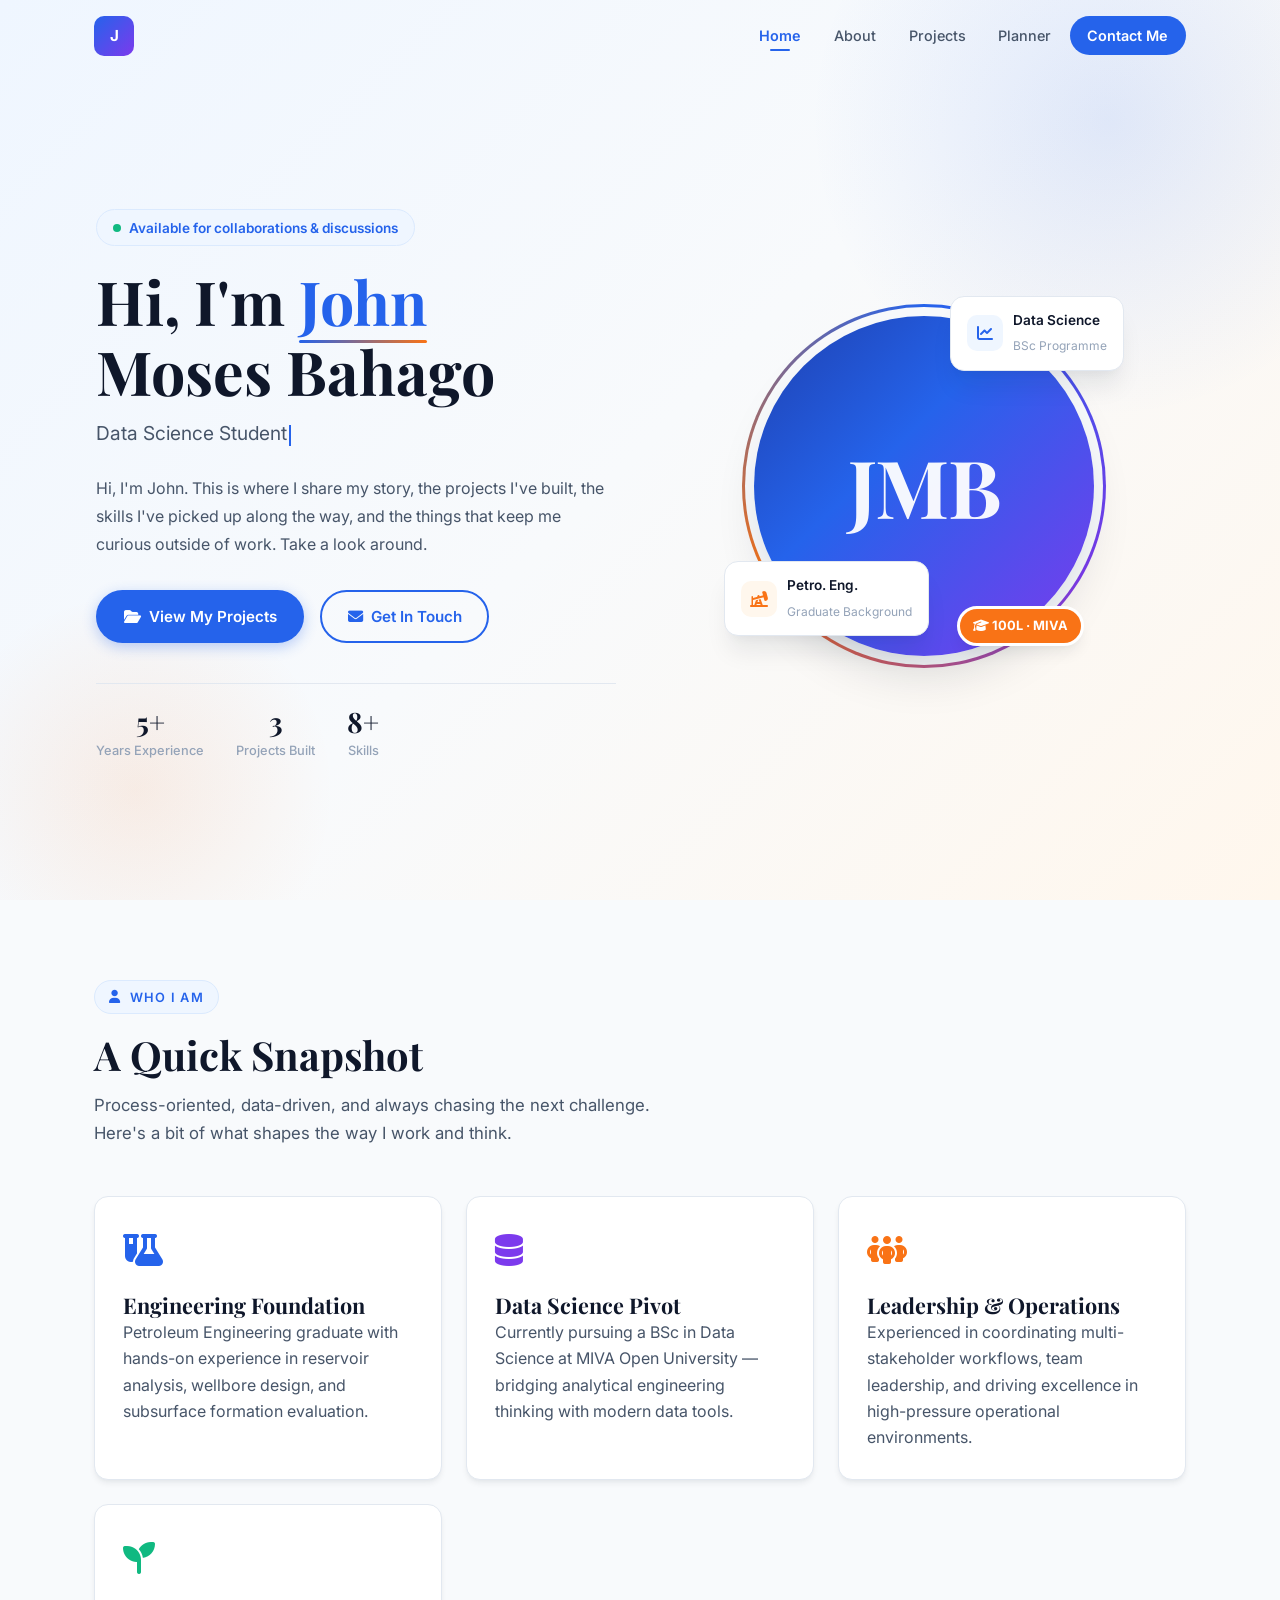
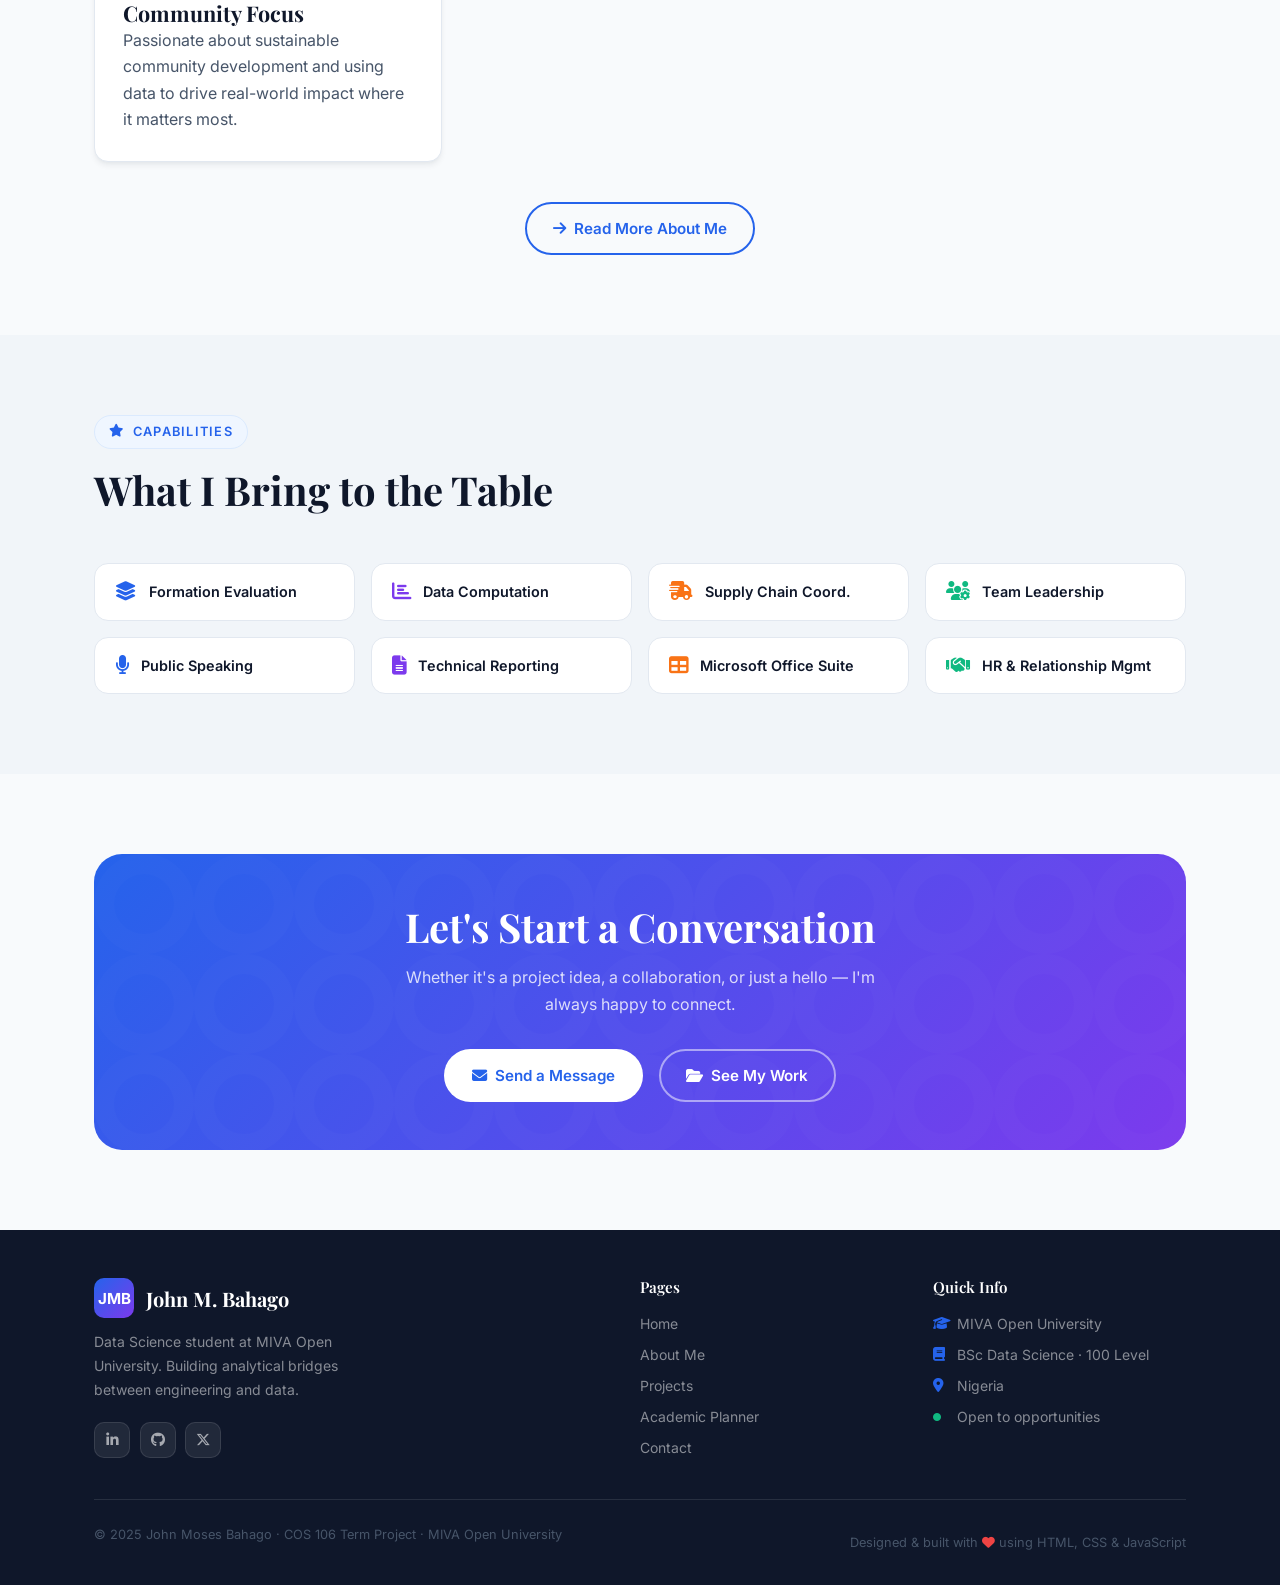
<file: index.html>
<!DOCTYPE html>
<html lang="en">
<head>
  <meta charset="UTF-8" />
  <meta name="viewport" content="width=device-width, initial-scale=1.0" />
  <title>John Moses Bahago | Data Science Student · MIVA Open University</title>
  <meta name="description" content="Personal academic portfolio of John Moses Bahago — Data Science student, Petroleum Engineering graduate, and operational leader at MIVA Open University." />

  <!-- Fonts -->
  <link rel="preconnect" href="https://fonts.googleapis.com" />
  <link rel="preconnect" href="https://fonts.gstatic.com" crossorigin />
  <link href="https://fonts.googleapis.com/css2?family=Inter:wght@400;500;600;700&family=Playfair+Display:wght@600;700&display=swap" rel="stylesheet" />

  <!-- Font Awesome -->
  <link rel="stylesheet" href="https://cdnjs.cloudflare.com/ajax/libs/font-awesome/6.5.1/css/all.min.css" integrity="sha512-DTOQO9RWCH3ppGqcWaEA1BIZOC6xxalwEsw9c2QQeAIftl+Vegovlnee1c9QX4TctnWMn13TZye+giMm8e2LwA==" crossorigin="anonymous" referrerpolicy="no-referrer" />

  <!-- Stylesheet -->
  <link rel="stylesheet" href="css/style.css" />
</head>
<body>

  <!-- ═══════════════ NAVBAR ═══════════════ -->
  <header id="navbar" role="banner">
    <div class="nav-inner">
      <a href="index.html" class="nav-logo">
        <span class="logo-icon" aria-hidden="true">J</span>
      </a>

      <nav id="navLinks" class="nav-links" aria-label="Main navigation">
        <a href="index.html"    class="nav-link">Home</a>
        <a href="about.html"   class="nav-link">About</a>
        <a href="projects.html" class="nav-link">Projects</a>
        <a href="planner.html"  class="nav-link">Planner</a>
        <a href="contact.html"  class="nav-link nav-cta">Contact Me</a>
      </nav>

      <button id="navToggle" class="nav-toggle" aria-label="Toggle navigation" aria-expanded="false">
        <span class="hamburger-line"></span>
        <span class="hamburger-line"></span>
        <span class="hamburger-line"></span>
      </button>
    </div>
  </header>

  <!-- ═══════════════ HERO ═══════════════ -->
  <main>
    <section class="hero" aria-label="Introduction">
      <div class="hero-inner">

        <!-- Left: Text -->
        <div class="hero-text">
          <div class="hero-eyebrow">
            <span class="dot" aria-hidden="true"></span>
            Available for collaborations &amp; discussions
          </div>

          <h1 class="hero-name">
            Hi, I'm <span class="accent-word">John</span><br />Moses Bahago
          </h1>

          <p class="hero-role" aria-label="Current role">
            <span id="typingText"></span><span class="typing-cursor" aria-hidden="true"></span>
          </p>

          <p class="hero-bio">
            Hi, I'm John. This is where I share my story, the projects I've built,
            the skills I've picked up along the way, and the things that keep me
            curious outside of work. Take a look around.
          </p>

          <div class="hero-actions">
            <a href="projects.html" class="btn btn-primary" id="viewProjectsBtn">
              <i class="fa-solid fa-folder-open" aria-hidden="true"></i>
              View My Projects
            </a>
            <a href="contact.html" class="btn btn-outline" id="contactHeroBtn">
              <i class="fa-solid fa-envelope" aria-hidden="true"></i>
              Get In Touch
            </a>
          </div>

          <div class="hero-stats" aria-label="Quick stats">
            <div class="stat-item">
              <span class="stat-num" data-count="5" data-suffix="+">0</span>
              <span class="stat-label">Years Experience</span>
            </div>
            <div class="stat-item">
              <span class="stat-num" data-count="3" data-suffix="">0</span>
              <span class="stat-label">Projects Built</span>
            </div>
            <div class="stat-item">
              <span class="stat-num" data-count="8" data-suffix="+">0</span>
              <span class="stat-label">Skills</span>
            </div>
          </div>
        </div>

        <!-- Right: Avatar -->
        <div class="hero-visual" aria-hidden="true">
          <div class="avatar-wrapper">
            <div class="avatar-ring"></div>
            <div class="avatar-circle">
              <span class="avatar-initials">JMB</span>
            </div>
            <div class="avatar-badge">
              <i class="fa-solid fa-graduation-cap"></i> 100L · MIVA
            </div>

            <!-- Floating cards -->
            <div class="floating-card fc-1">
              <div class="fc-icon blue"><i class="fa-solid fa-chart-line"></i></div>
              <div class="fc-text">
                <strong>Data Science</strong>
                <span>BSc Programme</span>
              </div>
            </div>
            <div class="floating-card fc-2">
              <div class="fc-icon orange"><i class="fa-solid fa-oil-well"></i></div>
              <div class="fc-text">
                <strong>Petro. Eng.</strong>
                <span>Graduate Background</span>
              </div>
            </div>
          </div>
        </div>

      </div>
    </section>

    <!-- ═══════════════ ABOUT PREVIEW ═══════════════ -->
    <section class="section" aria-labelledby="preview-heading">
      <div class="container">
        <div class="section-header">
          <span class="section-label"><i class="fa-solid fa-user" aria-hidden="true"></i> Who I Am</span>
          <h2 class="section-heading" id="preview-heading">A Quick Snapshot</h2>
          <p class="section-sub">
            Process-oriented, data-driven, and always chasing the next challenge.
            Here's a bit of what shapes the way I work and think.
          </p>
        </div>

        <div style="display:grid;grid-template-columns:repeat(auto-fill,minmax(260px,1fr));gap:1.5rem;">

          <div class="card reveal">
            <div style="font-size:2rem;color:var(--primary);margin-bottom:.9rem;">
              <i class="fa-solid fa-flask-vial" aria-hidden="true"></i>
            </div>
            <h3>Engineering Foundation</h3>
            <p>Petroleum Engineering graduate with hands-on experience in reservoir analysis,
               wellbore design, and subsurface formation evaluation.</p>
          </div>

          <div class="card reveal reveal-delay-1">
            <div style="font-size:2rem;color:#7C3AED;margin-bottom:.9rem;">
              <i class="fa-solid fa-database" aria-hidden="true"></i>
            </div>
            <h3>Data Science Pivot</h3>
            <p>Currently pursuing a BSc in Data Science at MIVA Open University —
               bridging analytical engineering thinking with modern data tools.</p>
          </div>

          <div class="card reveal reveal-delay-2">
            <div style="font-size:2rem;color:var(--accent);margin-bottom:.9rem;">
              <i class="fa-solid fa-people-group" aria-hidden="true"></i>
            </div>
            <h3>Leadership & Operations</h3>
            <p>Experienced in coordinating multi-stakeholder workflows, team leadership,
               and driving excellence in high-pressure operational environments.</p>
          </div>

          <div class="card reveal reveal-delay-3">
            <div style="font-size:2rem;color:var(--success);margin-bottom:.9rem;">
              <i class="fa-solid fa-seedling" aria-hidden="true"></i>
            </div>
            <h3>Community Focus</h3>
            <p>Passionate about sustainable community development and using data
               to drive real-world impact where it matters most.</p>
          </div>

        </div>

        <div style="text-align:center;margin-top:2.5rem;">
          <a href="about.html" class="btn btn-outline" id="learnMoreBtn">
            <i class="fa-solid fa-arrow-right" aria-hidden="true"></i>
            Read More About Me
          </a>
        </div>
      </div>
    </section>

    <!-- ═══════════════ SKILLS PREVIEW ═══════════════ -->
    <section class="section section-alt" aria-labelledby="skills-preview-heading">
      <div class="container">
        <div class="section-header">
          <span class="section-label"><i class="fa-solid fa-star" aria-hidden="true"></i> Capabilities</span>
          <h2 class="section-heading" id="skills-preview-heading">What I Bring to the Table</h2>
        </div>

        <div style="display:grid;grid-template-columns:repeat(auto-fill,minmax(220px,1fr));gap:1rem;">
          <div class="reveal" style="display:flex;align-items:center;gap:.75rem;background:var(--surface);border:1px solid var(--border);border-radius:var(--radius-md);padding:1rem 1.25rem;">
            <i class="fa-solid fa-layer-group" style="color:var(--primary);font-size:1.2rem;"></i>
            <span style="font-size:.9rem;font-weight:600;color:var(--text-primary);">Formation Evaluation</span>
          </div>
          <div class="reveal reveal-delay-1" style="display:flex;align-items:center;gap:.75rem;background:var(--surface);border:1px solid var(--border);border-radius:var(--radius-md);padding:1rem 1.25rem;">
            <i class="fa-solid fa-chart-bar" style="color:#7C3AED;font-size:1.2rem;"></i>
            <span style="font-size:.9rem;font-weight:600;color:var(--text-primary);">Data Computation</span>
          </div>
          <div class="reveal reveal-delay-2" style="display:flex;align-items:center;gap:.75rem;background:var(--surface);border:1px solid var(--border);border-radius:var(--radius-md);padding:1rem 1.25rem;">
            <i class="fa-solid fa-truck-fast" style="color:var(--accent);font-size:1.2rem;"></i>
            <span style="font-size:.9rem;font-weight:600;color:var(--text-primary);">Supply Chain Coord.</span>
          </div>
          <div class="reveal reveal-delay-3" style="display:flex;align-items:center;gap:.75rem;background:var(--surface);border:1px solid var(--border);border-radius:var(--radius-md);padding:1rem 1.25rem;">
            <i class="fa-solid fa-users-gear" style="color:var(--success);font-size:1.2rem;"></i>
            <span style="font-size:.9rem;font-weight:600;color:var(--text-primary);">Team Leadership</span>
          </div>
          <div class="reveal" style="display:flex;align-items:center;gap:.75rem;background:var(--surface);border:1px solid var(--border);border-radius:var(--radius-md);padding:1rem 1.25rem;">
            <i class="fa-solid fa-microphone" style="color:var(--primary);font-size:1.2rem;"></i>
            <span style="font-size:.9rem;font-weight:600;color:var(--text-primary);">Public Speaking</span>
          </div>
          <div class="reveal reveal-delay-1" style="display:flex;align-items:center;gap:.75rem;background:var(--surface);border:1px solid var(--border);border-radius:var(--radius-md);padding:1rem 1.25rem;">
            <i class="fa-solid fa-file-lines" style="color:#7C3AED;font-size:1.2rem;"></i>
            <span style="font-size:.9rem;font-weight:600;color:var(--text-primary);">Technical Reporting</span>
          </div>
          <div class="reveal reveal-delay-2" style="display:flex;align-items:center;gap:.75rem;background:var(--surface);border:1px solid var(--border);border-radius:var(--radius-md);padding:1rem 1.25rem;">
            <i class="fa-solid fa-table" style="color:var(--accent);font-size:1.2rem;"></i>
            <span style="font-size:.9rem;font-weight:600;color:var(--text-primary);">Microsoft Office Suite</span>
          </div>
          <div class="reveal reveal-delay-3" style="display:flex;align-items:center;gap:.75rem;background:var(--surface);border:1px solid var(--border);border-radius:var(--radius-md);padding:1rem 1.25rem;">
            <i class="fa-solid fa-handshake" style="color:var(--success);font-size:1.2rem;"></i>
            <span style="font-size:.9rem;font-weight:600;color:var(--text-primary);">HR &amp; Relationship Mgmt</span>
          </div>
        </div>
      </div>
    </section>

    <!-- ═══════════════ CTA ═══════════════ -->
    <section class="section" aria-labelledby="cta-heading">
      <div class="container">
        <div style="background:linear-gradient(135deg,var(--primary),#7C3AED);border-radius:var(--radius-xl);padding:3rem 2rem;text-align:center;color:#fff;position:relative;overflow:hidden;">
          <div style="position:absolute;inset:0;background:url('data:image/svg+xml,<svg xmlns=%22http://www.w3.org/2000/svg%22 width=%22100%22 height=%22100%22><circle cx=%2250%22 cy=%2250%22 r=%2240%22 fill=%22none%22 stroke=%22rgba(255,255,255,.05)%22 stroke-width=%2220%22/></svg>') repeat;opacity:.3;"></div>
          <div style="position:relative;z-index:1;">
            <h2 id="cta-heading" style="color:#fff;margin-bottom:.75rem;">Let's Start a Conversation</h2>
            <p style="color:rgba(255,255,255,.8);max-width:480px;margin:0 auto 2rem;">
              Whether it's a project idea, a collaboration, or just a hello —
              I'm always happy to connect.
            </p>
            <div style="display:flex;gap:1rem;justify-content:center;flex-wrap:wrap;">
              <a href="contact.html" class="btn" style="background:#fff;color:var(--primary);" id="ctaContactBtn">
                <i class="fa-solid fa-envelope" aria-hidden="true"></i> Send a Message
              </a>
              <a href="projects.html" class="btn btn-outline" style="border-color:rgba(255,255,255,.5);color:#fff;" id="ctaProjectsBtn">
                <i class="fa-solid fa-folder-open" aria-hidden="true"></i> See My Work
              </a>
            </div>
          </div>
        </div>
      </div>
    </section>
  </main>

  <!-- ═══════════════ FOOTER ═══════════════ -->
  <footer class="site-footer" role="contentinfo">
    <div class="container">
      <div class="footer-inner">
        <div class="footer-brand">
          <a href="index.html" class="nav-logo">
            <span class="logo-icon">JMB</span>
            <span>John M. Bahago</span>
          </a>
          <p>Data Science student at MIVA Open University.
             Building analytical bridges between engineering and data.</p>
          <div class="footer-social" aria-label="Social links">
            <a href="#" title="LinkedIn" aria-label="LinkedIn"><i class="fa-brands fa-linkedin-in"></i></a>
            <a href="#" title="GitHub"   aria-label="GitHub"><i class="fa-brands fa-github"></i></a>
            <a href="#" title="Twitter"  aria-label="Twitter / X"><i class="fa-brands fa-x-twitter"></i></a>
          </div>
        </div>
        <div class="footer-col">
          <h4>Pages</h4>
          <nav class="footer-links" aria-label="Footer navigation">
            <a href="index.html"    class="footer-link">Home</a>
            <a href="about.html"   class="footer-link">About Me</a>
            <a href="projects.html" class="footer-link">Projects</a>
            <a href="planner.html"  class="footer-link">Academic Planner</a>
            <a href="contact.html"  class="footer-link">Contact</a>
          </nav>
        </div>
        <div class="footer-col">
          <h4>Quick Info</h4>
          <ul style="display:flex;flex-direction:column;gap:.5rem;">
            <li style="display:flex;gap:.5rem;align-items:center;font-size:.875rem;color:rgba(255,255,255,.5);">
              <i class="fa-solid fa-graduation-cap" style="color:var(--primary);width:16px;"></i>
              MIVA Open University
            </li>
            <li style="display:flex;gap:.5rem;align-items:center;font-size:.875rem;color:rgba(255,255,255,.5);">
              <i class="fa-solid fa-book" style="color:var(--primary);width:16px;"></i>
              BSc Data Science · 100 Level
            </li>
            <li style="display:flex;gap:.5rem;align-items:center;font-size:.875rem;color:rgba(255,255,255,.5);">
              <i class="fa-solid fa-location-dot" style="color:var(--primary);width:16px;"></i>
              Nigeria
            </li>
            <li style="display:flex;gap:.5rem;align-items:center;font-size:.875rem;color:rgba(255,255,255,.5);">
              <i class="fa-solid fa-circle" style="color:var(--success);width:16px;font-size:.5rem;"></i>
              Open to opportunities
            </li>
          </ul>
        </div>
      </div>
      <div class="footer-bottom">
        <p>&copy; 2025 John Moses Bahago · COS 106 Term Project · MIVA Open University</p>
        <p>Designed &amp; built with <i class="fa-solid fa-heart" style="color:#EF4444;"></i> using HTML, CSS &amp; JavaScript</p>
      </div>
    </div>
  </footer>

  <script src="js/main.js"></script>
</body>
</html>
</file>
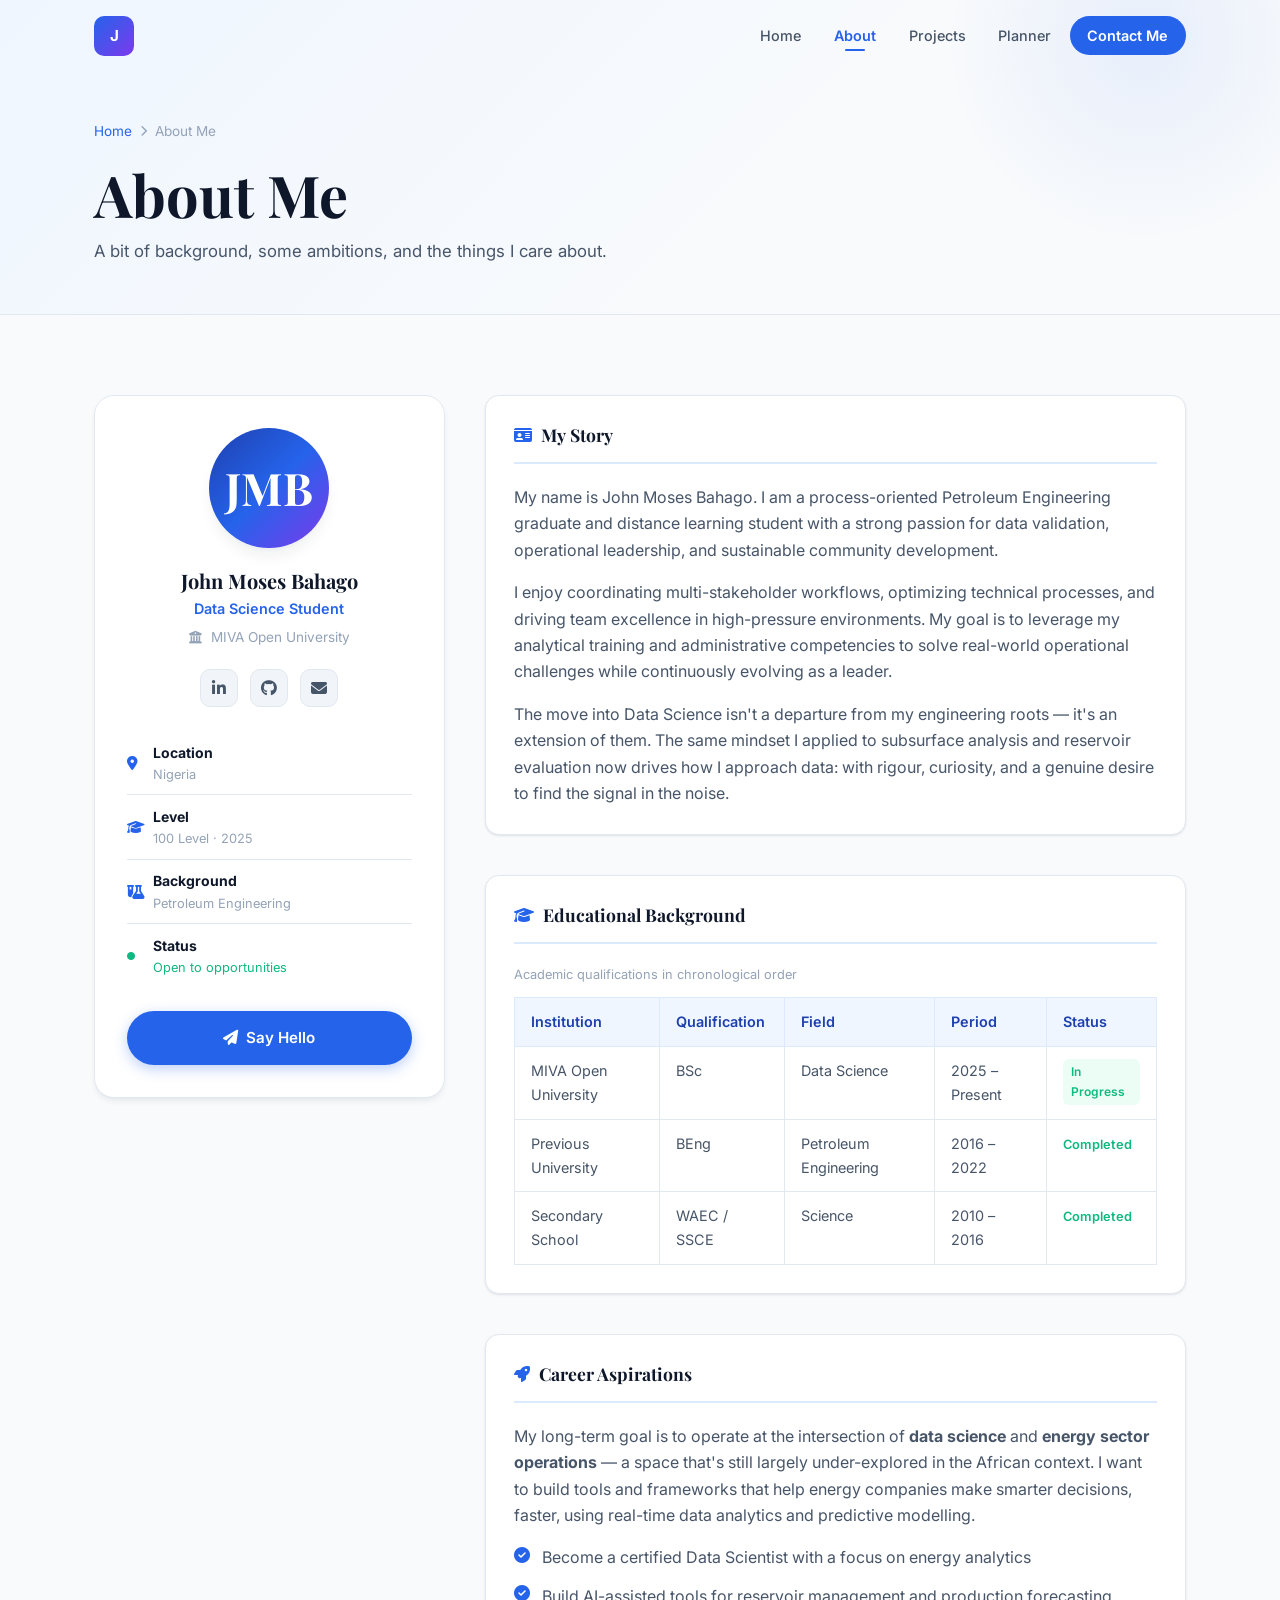
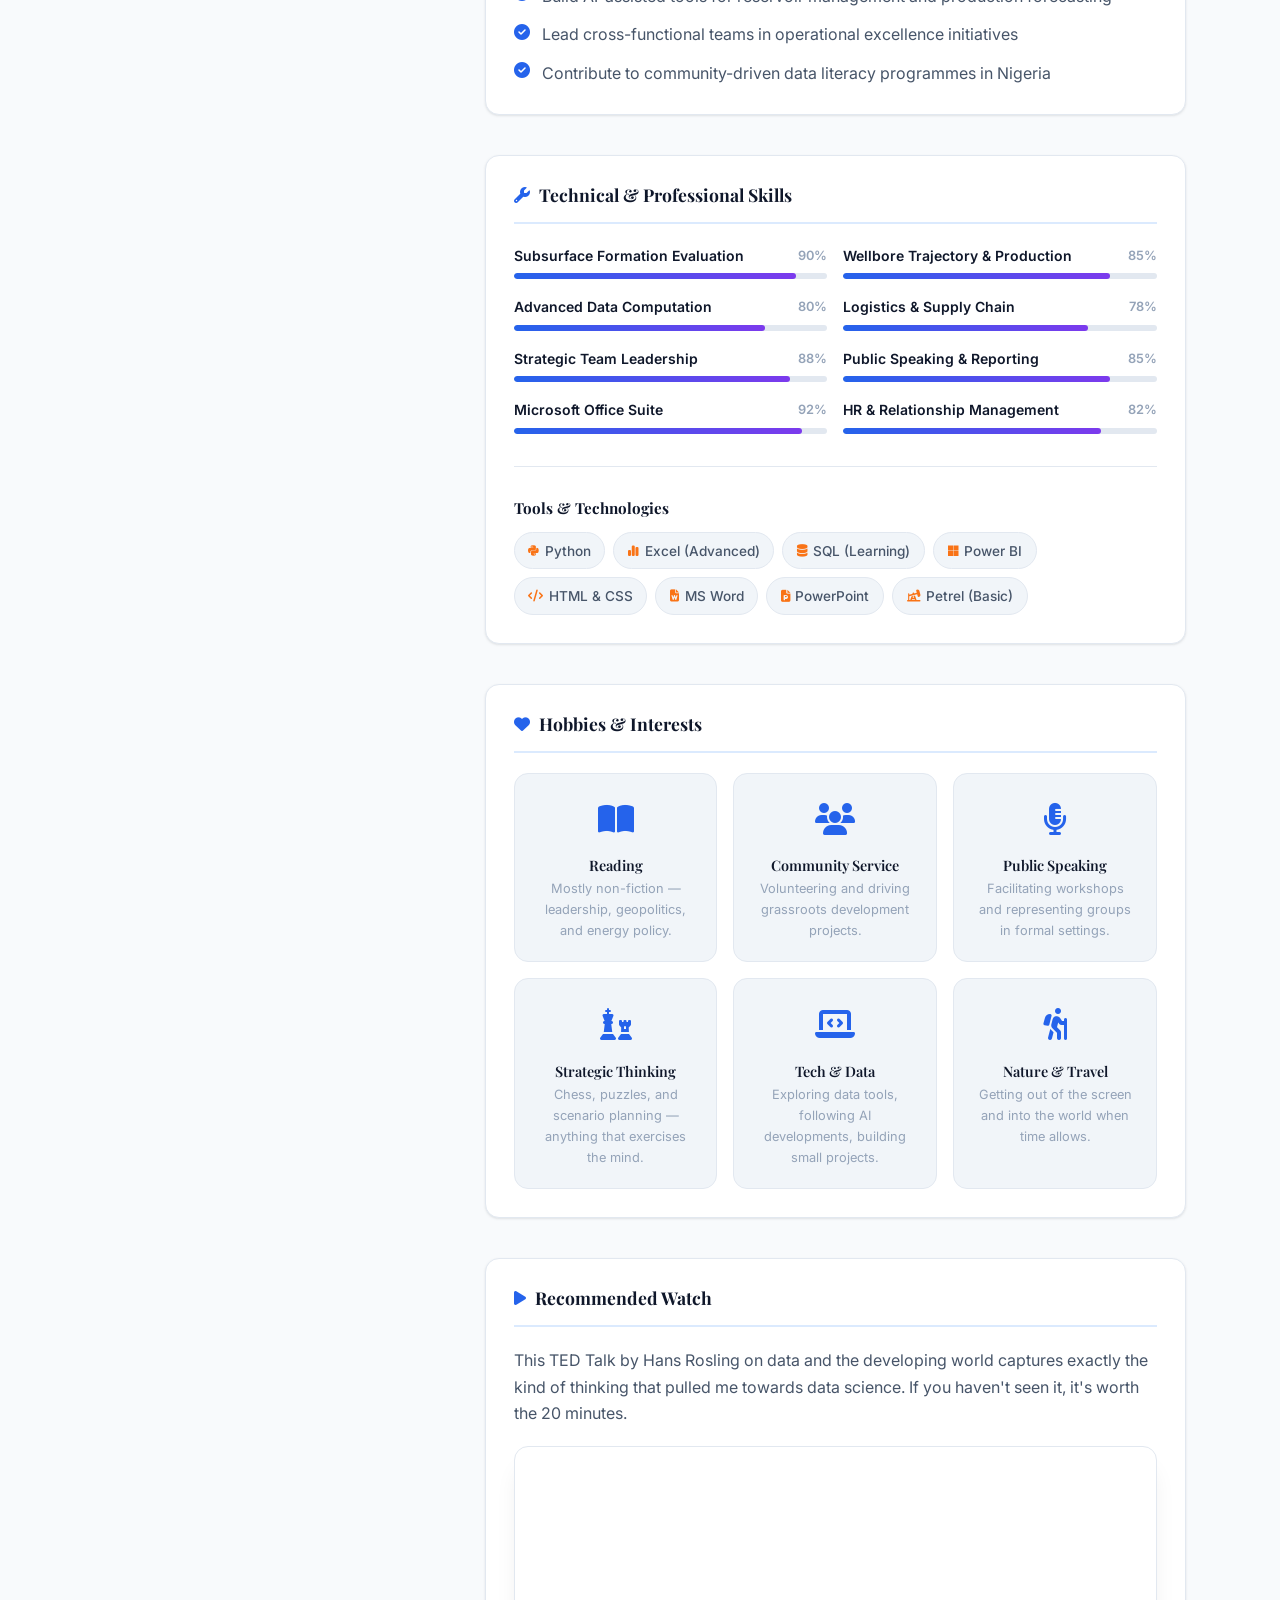
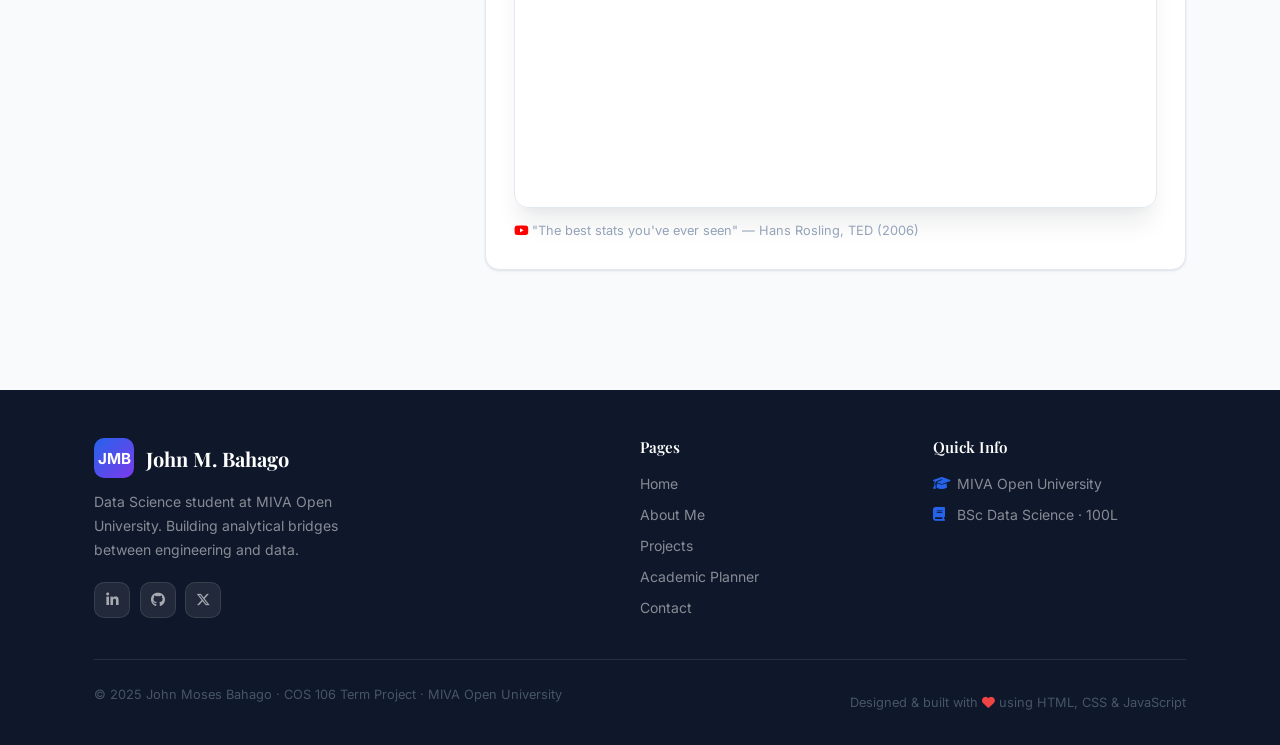
<file: about.html>
<!DOCTYPE html>
<html lang="en">
<head>
  <meta charset="UTF-8" />
  <meta name="viewport" content="width=device-width, initial-scale=1.0" />
  <title>About Me | John Moses Bahago</title>
  <meta name="description" content="Learn about John Moses Bahago — his educational background, career aspirations, technical skills, and hobbies." />

  <link rel="preconnect" href="https://fonts.googleapis.com" />
  <link rel="preconnect" href="https://fonts.gstatic.com" crossorigin />
  <link href="https://fonts.googleapis.com/css2?family=Inter:wght@400;500;600;700&family=Playfair+Display:wght@600;700&display=swap" rel="stylesheet" />
  <link rel="stylesheet" href="https://cdnjs.cloudflare.com/ajax/libs/font-awesome/6.5.1/css/all.min.css" integrity="sha512-DTOQO9RWCH3ppGqcWaEA1BIZOC6xxalwEsw9c2QQeAIftl+Vegovlnee1c9QX4TctnWMn13TZye+giMm8e2LwA==" crossorigin="anonymous" referrerpolicy="no-referrer" />
  <link rel="stylesheet" href="css/style.css" />
</head>
<body>

  <!-- NAVBAR -->
  <header id="navbar" role="banner">
    <div class="nav-inner">
      <a href="index.html" class="nav-logo">
        <span class="logo-icon" aria-hidden="true">J</span>
      </a>
      <nav id="navLinks" class="nav-links" aria-label="Main navigation">
        <a href="index.html"    class="nav-link">Home</a>
        <a href="about.html"   class="nav-link">About</a>
        <a href="projects.html" class="nav-link">Projects</a>
        <a href="planner.html"  class="nav-link">Planner</a>
        <a href="contact.html"  class="nav-link nav-cta">Contact Me</a>
      </nav>
      <button id="navToggle" class="nav-toggle" aria-label="Toggle navigation" aria-expanded="false">
        <span class="hamburger-line"></span>
        <span class="hamburger-line"></span>
        <span class="hamburger-line"></span>
      </button>
    </div>
  </header>

  <!-- PAGE HEADER -->
  <div class="page-header">
    <div class="container page-header-inner">
      <nav class="breadcrumb" aria-label="Breadcrumb">
        <a href="index.html">Home</a>
        <i class="fa-solid fa-chevron-right" style="font-size:.7rem;" aria-hidden="true"></i>
        <span>About Me</span>
      </nav>
      <h1 class="page-title">About Me</h1>
      <p class="page-subtitle">A bit of background, some ambitions, and the things I care about.</p>
    </div>
  </div>

  <!-- MAIN CONTENT -->
  <main>
    <section class="section">
      <div class="container">
        <div class="about-grid">

          <!-- Sidebar -->
          <aside class="about-sidebar" aria-label="Profile summary">
            <div class="about-sidebar-card reveal">
              <div class="sidebar-avatar" aria-hidden="true">JMB</div>
              <h2 class="sidebar-name">John Moses Bahago</h2>
              <p class="sidebar-role">Data Science Student</p>
              <p class="sidebar-uni">
                <i class="fa-solid fa-university" style="font-size:.8rem;margin-right:.3rem;" aria-hidden="true"></i>
                MIVA Open University
              </p>

              <div class="sidebar-links" aria-label="Social links">
                <a href="#" class="sidebar-link" title="LinkedIn" aria-label="LinkedIn">
                  <i class="fa-brands fa-linkedin-in"></i>
                </a>
                <a href="#" class="sidebar-link" title="GitHub" aria-label="GitHub">
                  <i class="fa-brands fa-github"></i>
                </a>
                <a href="contact.html" class="sidebar-link" title="Email" aria-label="Email">
                  <i class="fa-solid fa-envelope"></i>
                </a>
              </div>

              <div class="sidebar-info" role="list" aria-label="Quick info">
                <div class="sidebar-info-item" role="listitem">
                  <i class="fa-solid fa-location-dot" aria-hidden="true"></i>
                  <div>
                    <strong>Location</strong>
                    <span style="display:block;font-size:.8rem;color:var(--text-muted)">Nigeria</span>
                  </div>
                </div>
                <div class="sidebar-info-item" role="listitem">
                  <i class="fa-solid fa-graduation-cap" aria-hidden="true"></i>
                  <div>
                    <strong>Level</strong>
                    <span style="display:block;font-size:.8rem;color:var(--text-muted)">100 Level · 2025</span>
                  </div>
                </div>
                <div class="sidebar-info-item" role="listitem">
                  <i class="fa-solid fa-flask-vial" aria-hidden="true"></i>
                  <div>
                    <strong>Background</strong>
                    <span style="display:block;font-size:.8rem;color:var(--text-muted)">Petroleum Engineering</span>
                  </div>
                </div>
                <div class="sidebar-info-item" role="listitem">
                  <i class="fa-solid fa-circle" style="color:var(--success);font-size:.5rem;" aria-hidden="true"></i>
                  <div>
                    <strong>Status</strong>
                    <span style="display:block;font-size:.8rem;color:var(--success)">Open to opportunities</span>
                  </div>
                </div>
              </div>

              <a href="contact.html" class="btn btn-primary w-full mt-3" id="contactSidebarBtn" style="justify-content:center;">
                <i class="fa-solid fa-paper-plane" aria-hidden="true"></i> Say Hello
              </a>
            </div>
          </aside>

          <!-- Content -->
          <div class="about-content">

            <!-- Bio -->
            <section aria-labelledby="bio-heading" class="reveal">
              <div class="content-card">
                <h2 class="content-card-title" id="bio-heading">
                  <i class="fa-solid fa-id-card" aria-hidden="true"></i> My Story
                </h2>
                <p>
                  My name is John Moses Bahago. I am a process-oriented Petroleum Engineering graduate
                  and distance learning student with a strong passion for data validation, operational
                  leadership, and sustainable community development.
                </p>
                <p>
                  I enjoy coordinating multi-stakeholder workflows, optimizing technical processes,
                  and driving team excellence in high-pressure environments. My goal is to leverage
                  my analytical training and administrative competencies to solve real-world operational
                  challenges while continuously evolving as a leader.
                </p>
                <p style="margin:0;">
                  The move into Data Science isn't a departure from my engineering roots — it's
                  an extension of them. The same mindset I applied to subsurface analysis and
                  reservoir evaluation now drives how I approach data: with rigour, curiosity,
                  and a genuine desire to find the signal in the noise.
                </p>
              </div>
            </section>

            <!-- Education Table -->
            <section aria-labelledby="edu-heading" class="reveal">
              <div class="content-card">
                <h2 class="content-card-title" id="edu-heading">
                  <i class="fa-solid fa-graduation-cap" aria-hidden="true"></i> Educational Background
                </h2>
                <div style="overflow-x:auto;">
                  <table class="edu-table" aria-label="Education history">
                    <caption style="text-align:left;font-size:.8rem;color:var(--text-muted);margin-bottom:.75rem;caption-side:top;">
                      Academic qualifications in chronological order
                    </caption>
                    <thead>
                      <tr>
                        <th scope="col">Institution</th>
                        <th scope="col">Qualification</th>
                        <th scope="col">Field</th>
                        <th scope="col">Period</th>
                        <th scope="col">Status</th>
                      </tr>
                    </thead>
                    <tbody>
                      <tr>
                        <td>MIVA Open University</td>
                        <td>BSc</td>
                        <td>Data Science</td>
                        <td>2025 – Present</td>
                        <td><span class="current-badge">In Progress</span></td>
                      </tr>
                      <tr>
                        <td>Previous University</td>
                        <td>BEng</td>
                        <td>Petroleum Engineering</td>
                        <td>2016 – 2022</td>
                        <td><span style="color:var(--success);font-weight:600;font-size:.8rem;">Completed</span></td>
                      </tr>
                      <tr>
                        <td>Secondary School</td>
                        <td>WAEC / SSCE</td>
                        <td>Science</td>
                        <td>2010 – 2016</td>
                        <td><span style="color:var(--success);font-weight:600;font-size:.8rem;">Completed</span></td>
                      </tr>
                    </tbody>
                  </table>
                </div>
              </div>
            </section>

            <!-- Career Aspirations -->
            <section aria-labelledby="aspirations-heading" class="reveal">
              <div class="content-card">
                <h2 class="content-card-title" id="aspirations-heading">
                  <i class="fa-solid fa-rocket" aria-hidden="true"></i> Career Aspirations
                </h2>
                <p>
                  My long-term goal is to operate at the intersection of <strong>data science</strong>
                  and <strong>energy sector operations</strong> — a space that's still largely under-explored
                  in the African context. I want to build tools and frameworks that help energy companies
                  make smarter decisions, faster, using real-time data analytics and predictive modelling.
                </p>
                <ul style="list-style:none;display:flex;flex-direction:column;gap:.75rem;margin-top:1rem;">
                  <li style="display:flex;gap:.75rem;align-items:flex-start;">
                    <i class="fa-solid fa-circle-check" style="color:var(--primary);margin-top:.15rem;flex-shrink:0;" aria-hidden="true"></i>
                    <span style="color:var(--text-secondary);">Become a certified Data Scientist with a focus on energy analytics</span>
                  </li>
                  <li style="display:flex;gap:.75rem;align-items:flex-start;">
                    <i class="fa-solid fa-circle-check" style="color:var(--primary);margin-top:.15rem;flex-shrink:0;" aria-hidden="true"></i>
                    <span style="color:var(--text-secondary);">Build AI-assisted tools for reservoir management and production forecasting</span>
                  </li>
                  <li style="display:flex;gap:.75rem;align-items:flex-start;">
                    <i class="fa-solid fa-circle-check" style="color:var(--primary);margin-top:.15rem;flex-shrink:0;" aria-hidden="true"></i>
                    <span style="color:var(--text-secondary);">Lead cross-functional teams in operational excellence initiatives</span>
                  </li>
                  <li style="display:flex;gap:.75rem;align-items:flex-start;">
                    <i class="fa-solid fa-circle-check" style="color:var(--primary);margin-top:.15rem;flex-shrink:0;" aria-hidden="true"></i>
                    <span style="color:var(--text-secondary);">Contribute to community-driven data literacy programmes in Nigeria</span>
                  </li>
                </ul>
              </div>
            </section>

            <!-- Technical Skills -->
            <section aria-labelledby="skills-heading" class="reveal">
              <div class="content-card">
                <h2 class="content-card-title" id="skills-heading">
                  <i class="fa-solid fa-wrench" aria-hidden="true"></i> Technical &amp; Professional Skills
                </h2>
                <div class="skills-grid">
                  <div class="skill-item">
                    <div class="skill-header">
                      <span>Subsurface Formation Evaluation</span>
                      <span class="skill-pct">90%</span>
                    </div>
                    <div class="skill-bar"><div class="skill-fill" data-pct="90"></div></div>
                  </div>
                  <div class="skill-item">
                    <div class="skill-header">
                      <span>Wellbore Trajectory &amp; Production</span>
                      <span class="skill-pct">85%</span>
                    </div>
                    <div class="skill-bar"><div class="skill-fill" data-pct="85"></div></div>
                  </div>
                  <div class="skill-item">
                    <div class="skill-header">
                      <span>Advanced Data Computation</span>
                      <span class="skill-pct">80%</span>
                    </div>
                    <div class="skill-bar"><div class="skill-fill" data-pct="80"></div></div>
                  </div>
                  <div class="skill-item">
                    <div class="skill-header">
                      <span>Logistics &amp; Supply Chain</span>
                      <span class="skill-pct">78%</span>
                    </div>
                    <div class="skill-bar"><div class="skill-fill" data-pct="78"></div></div>
                  </div>
                  <div class="skill-item">
                    <div class="skill-header">
                      <span>Strategic Team Leadership</span>
                      <span class="skill-pct">88%</span>
                    </div>
                    <div class="skill-bar"><div class="skill-fill" data-pct="88"></div></div>
                  </div>
                  <div class="skill-item">
                    <div class="skill-header">
                      <span>Public Speaking &amp; Reporting</span>
                      <span class="skill-pct">85%</span>
                    </div>
                    <div class="skill-bar"><div class="skill-fill" data-pct="85"></div></div>
                  </div>
                  <div class="skill-item">
                    <div class="skill-header">
                      <span>Microsoft Office Suite</span>
                      <span class="skill-pct">92%</span>
                    </div>
                    <div class="skill-bar"><div class="skill-fill" data-pct="92"></div></div>
                  </div>
                  <div class="skill-item">
                    <div class="skill-header">
                      <span>HR &amp; Relationship Management</span>
                      <span class="skill-pct">82%</span>
                    </div>
                    <div class="skill-bar"><div class="skill-fill" data-pct="82"></div></div>
                  </div>
                </div>

                <hr class="divider" />

                <h3 style="font-size:.95rem;font-weight:700;margin-bottom:.9rem;color:var(--text-primary);">
                  Tools &amp; Technologies
                </h3>
                <div class="tag-cloud" role="list" aria-label="Tools and technologies">
                  <span class="tag" role="listitem"><i class="fa-brands fa-python" aria-hidden="true"></i> Python</span>
                  <span class="tag" role="listitem"><i class="fa-solid fa-chart-simple" aria-hidden="true"></i> Excel (Advanced)</span>
                  <span class="tag" role="listitem"><i class="fa-solid fa-database" aria-hidden="true"></i> SQL (Learning)</span>
                  <span class="tag" role="listitem"><i class="fa-brands fa-microsoft" aria-hidden="true"></i> Power BI</span>
                  <span class="tag" role="listitem"><i class="fa-solid fa-code" aria-hidden="true"></i> HTML &amp; CSS</span>
                  <span class="tag" role="listitem"><i class="fa-solid fa-file-word" aria-hidden="true"></i> MS Word</span>
                  <span class="tag" role="listitem"><i class="fa-solid fa-file-powerpoint" aria-hidden="true"></i> PowerPoint</span>
                  <span class="tag" role="listitem"><i class="fa-solid fa-oil-well" aria-hidden="true"></i> Petrel (Basic)</span>
                </div>
              </div>
            </section>

            <!-- Hobbies -->
            <section aria-labelledby="hobbies-heading" class="reveal">
              <div class="content-card">
                <h2 class="content-card-title" id="hobbies-heading">
                  <i class="fa-solid fa-heart" aria-hidden="true"></i> Hobbies &amp; Interests
                </h2>
                <div class="hobby-grid">
                  <div class="hobby-card">
                    <div class="hobby-icon"><i class="fa-solid fa-book-open" aria-hidden="true"></i></div>
                    <h4>Reading</h4>
                    <p>Mostly non-fiction — leadership, geopolitics, and energy policy.</p>
                  </div>
                  <div class="hobby-card">
                    <div class="hobby-icon"><i class="fa-solid fa-users" aria-hidden="true"></i></div>
                    <h4>Community Service</h4>
                    <p>Volunteering and driving grassroots development projects.</p>
                  </div>
                  <div class="hobby-card">
                    <div class="hobby-icon"><i class="fa-solid fa-microphone-lines" aria-hidden="true"></i></div>
                    <h4>Public Speaking</h4>
                    <p>Facilitating workshops and representing groups in formal settings.</p>
                  </div>
                  <div class="hobby-card">
                    <div class="hobby-icon"><i class="fa-solid fa-chess" aria-hidden="true"></i></div>
                    <h4>Strategic Thinking</h4>
                    <p>Chess, puzzles, and scenario planning — anything that exercises the mind.</p>
                  </div>
                  <div class="hobby-card">
                    <div class="hobby-icon"><i class="fa-solid fa-laptop-code" aria-hidden="true"></i></div>
                    <h4>Tech &amp; Data</h4>
                    <p>Exploring data tools, following AI developments, building small projects.</p>
                  </div>
                  <div class="hobby-card">
                    <div class="hobby-icon"><i class="fa-solid fa-person-hiking" aria-hidden="true"></i></div>
                    <h4>Nature &amp; Travel</h4>
                    <p>Getting out of the screen and into the world when time allows.</p>
                  </div>
                </div>
              </div>
            </section>

            <!-- Featured Video -->
            <section aria-labelledby="video-heading" class="reveal">
              <div class="content-card">
                <h2 class="content-card-title" id="video-heading">
                  <i class="fa-solid fa-play" aria-hidden="true"></i> Recommended Watch
                </h2>
                <p style="margin-bottom:1.25rem;">
                  This TED Talk by Hans Rosling on data and the developing world captures
                  exactly the kind of thinking that pulled me towards data science. If you haven't
                  seen it, it's worth the 20 minutes.
                </p>
                <div class="video-wrapper">
                  <iframe
                    src="https://www.youtube.com/embed/hVimVzgtD6w"
                    title="The best stats you've ever seen | Hans Rosling | TED"
                    allow="accelerometer; autoplay; clipboard-write; encrypted-media; gyroscope; picture-in-picture"
                    allowfullscreen
                    loading="lazy">
                  </iframe>
                </div>
                <p style="font-size:.8rem;color:var(--text-muted);margin-top:.75rem;margin-bottom:0;">
                  <i class="fa-brands fa-youtube" style="color:#FF0000;" aria-hidden="true"></i>
                  "The best stats you've ever seen" — Hans Rosling, TED (2006)
                </p>
              </div>
            </section>

          </div><!-- end about-content -->
        </div><!-- end about-grid -->
      </div>
    </section>
  </main>

  <!-- FOOTER -->
  <footer class="site-footer" role="contentinfo">
    <div class="container">
      <div class="footer-inner">
        <div class="footer-brand">
          <a href="index.html" class="nav-logo">
            <span class="logo-icon">JMB</span>
            <span>John M. Bahago</span>
          </a>
          <p>Data Science student at MIVA Open University.
             Building analytical bridges between engineering and data.</p>
          <div class="footer-social">
            <a href="#" title="LinkedIn" aria-label="LinkedIn"><i class="fa-brands fa-linkedin-in"></i></a>
            <a href="#" title="GitHub"   aria-label="GitHub"><i class="fa-brands fa-github"></i></a>
            <a href="#" title="Twitter"  aria-label="Twitter / X"><i class="fa-brands fa-x-twitter"></i></a>
          </div>
        </div>
        <div class="footer-col">
          <h4>Pages</h4>
          <nav class="footer-links">
            <a href="index.html"    class="footer-link">Home</a>
            <a href="about.html"   class="footer-link">About Me</a>
            <a href="projects.html" class="footer-link">Projects</a>
            <a href="planner.html"  class="footer-link">Academic Planner</a>
            <a href="contact.html"  class="footer-link">Contact</a>
          </nav>
        </div>
        <div class="footer-col">
          <h4>Quick Info</h4>
          <ul style="display:flex;flex-direction:column;gap:.5rem;">
            <li style="font-size:.875rem;color:rgba(255,255,255,.5);display:flex;gap:.5rem;align-items:center;">
              <i class="fa-solid fa-graduation-cap" style="color:var(--primary);width:16px;"></i> MIVA Open University
            </li>
            <li style="font-size:.875rem;color:rgba(255,255,255,.5);display:flex;gap:.5rem;align-items:center;">
              <i class="fa-solid fa-book" style="color:var(--primary);width:16px;"></i> BSc Data Science · 100L
            </li>
          </ul>
        </div>
      </div>
      <div class="footer-bottom">
        <p>&copy; 2025 John Moses Bahago · COS 106 Term Project · MIVA Open University</p>
        <p>Designed &amp; built with <i class="fa-solid fa-heart" style="color:#EF4444;"></i> using HTML, CSS &amp; JavaScript</p>
      </div>
    </div>
  </footer>

  <script src="js/main.js"></script>
</body>
</html>
</file>
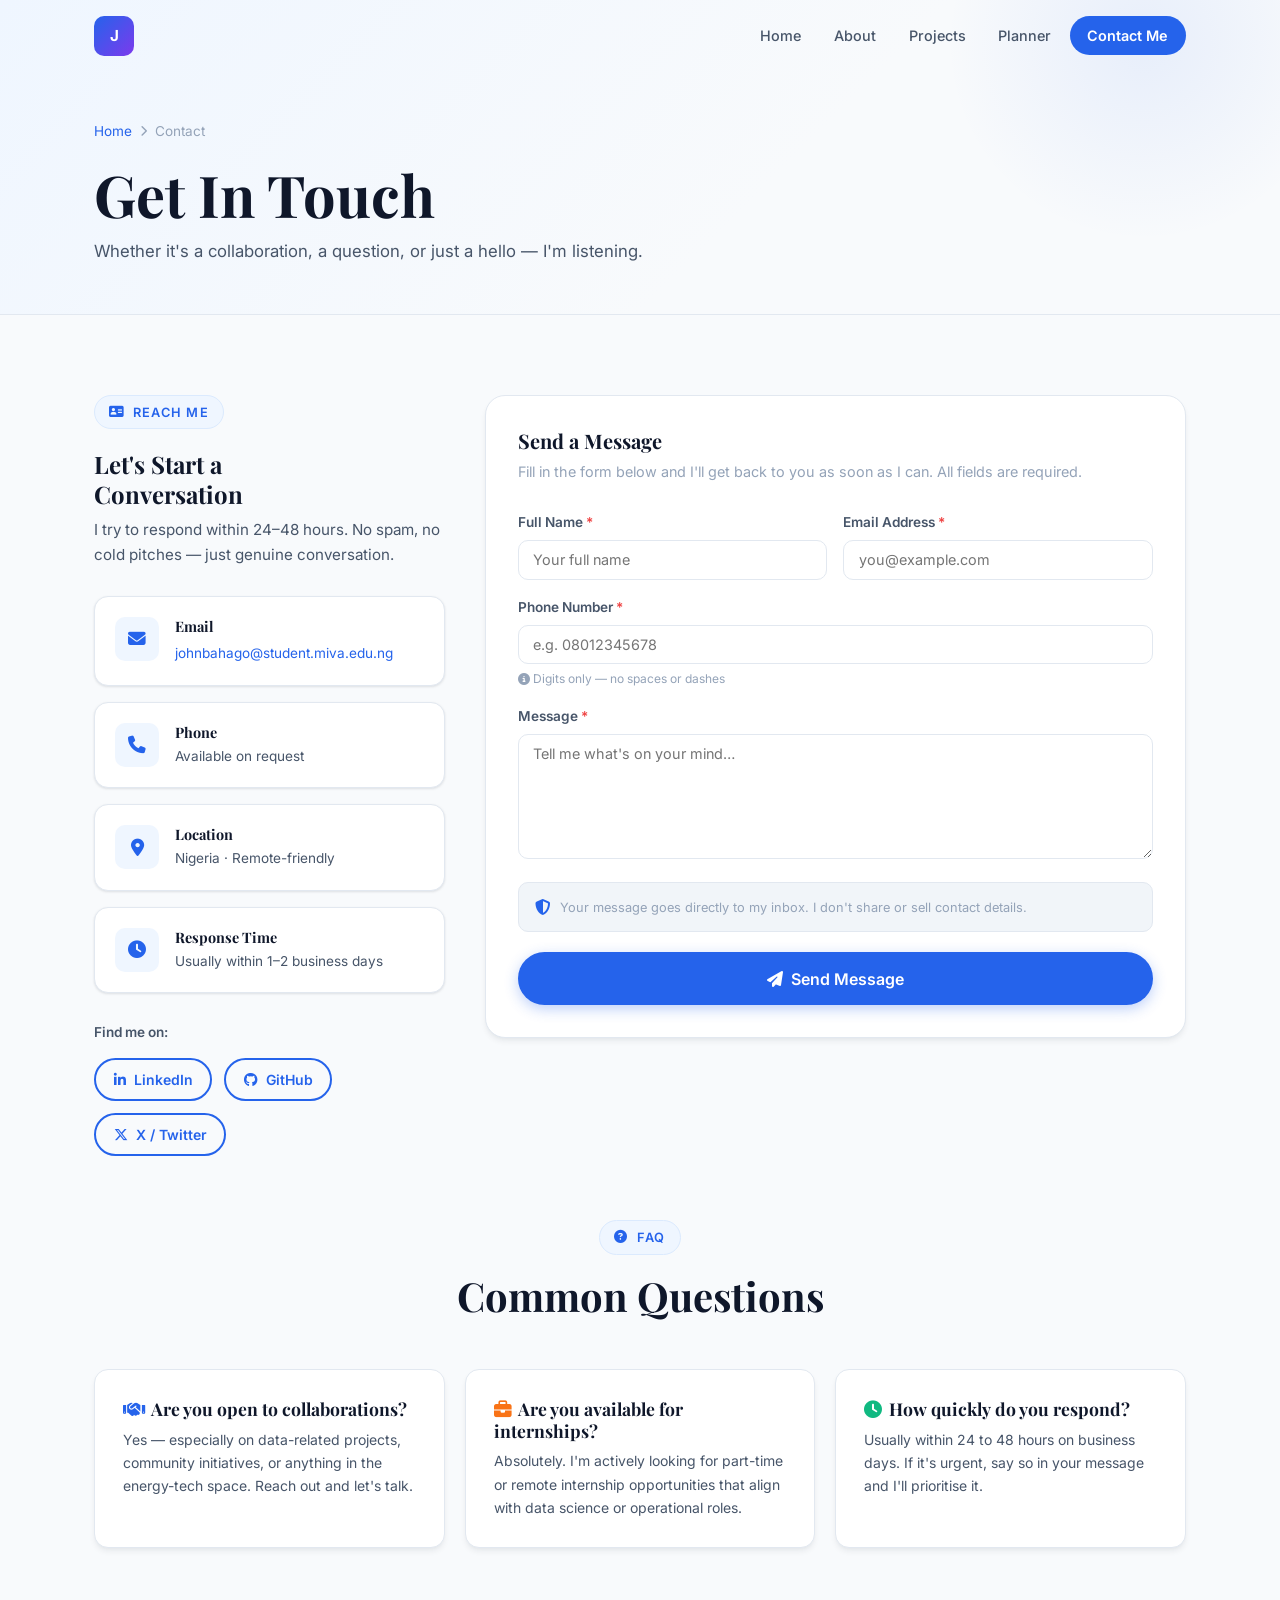
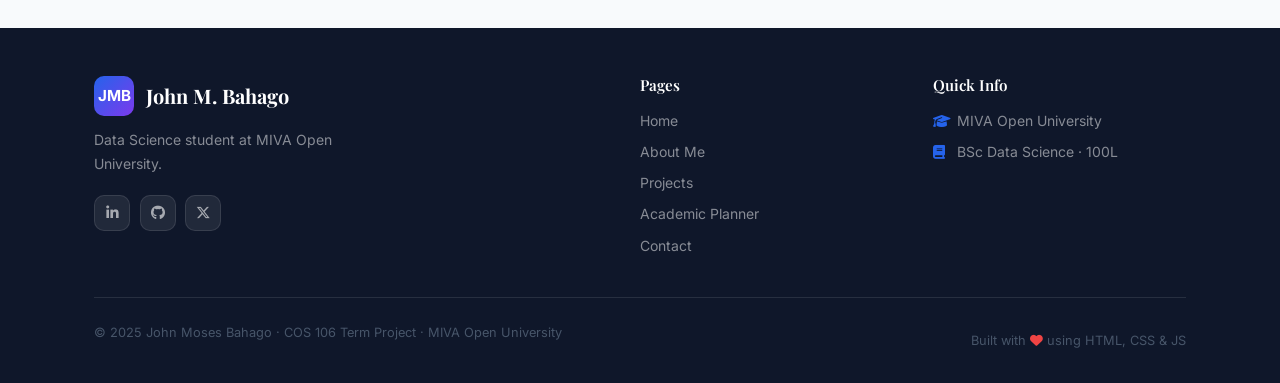
<file: contact.html>
<!DOCTYPE html>
<html lang="en">
<head>
  <meta charset="UTF-8" />
  <meta name="viewport" content="width=device-width, initial-scale=1.0" />
  <title>Contact | John Moses Bahago</title>
  <meta name="description" content="Get in touch with John Moses Bahago — for collaborations, questions, or just a hello." />

  <link rel="preconnect" href="https://fonts.googleapis.com" />
  <link rel="preconnect" href="https://fonts.gstatic.com" crossorigin />
  <link href="https://fonts.googleapis.com/css2?family=Inter:wght@400;500;600;700&family=Playfair+Display:wght@600;700&display=swap" rel="stylesheet" />
  <link rel="stylesheet" href="https://cdnjs.cloudflare.com/ajax/libs/font-awesome/6.5.1/css/all.min.css" integrity="sha512-DTOQO9RWCH3ppGqcWaEA1BIZOC6xxalwEsw9c2QQeAIftl+Vegovlnee1c9QX4TctnWMn13TZye+giMm8e2LwA==" crossorigin="anonymous" referrerpolicy="no-referrer" />
  <link rel="stylesheet" href="css/style.css" />
</head>
<body>

  <!-- NAVBAR -->
  <header id="navbar" role="banner">
    <div class="nav-inner">
      <a href="index.html" class="nav-logo">
        <span class="logo-icon" aria-hidden="true">J</span>
      </a>
      <nav id="navLinks" class="nav-links" aria-label="Main navigation">
        <a href="index.html"    class="nav-link">Home</a>
        <a href="about.html"   class="nav-link">About</a>
        <a href="projects.html" class="nav-link">Projects</a>
        <a href="planner.html"  class="nav-link">Planner</a>
        <a href="contact.html"  class="nav-link nav-cta">Contact Me</a>
      </nav>
      <button id="navToggle" class="nav-toggle" aria-label="Toggle navigation" aria-expanded="false">
        <span class="hamburger-line"></span>
        <span class="hamburger-line"></span>
        <span class="hamburger-line"></span>
      </button>
    </div>
  </header>

  <!-- PAGE HEADER -->
  <div class="page-header">
    <div class="container page-header-inner">
      <nav class="breadcrumb" aria-label="Breadcrumb">
        <a href="index.html">Home</a>
        <i class="fa-solid fa-chevron-right" style="font-size:.7rem;" aria-hidden="true"></i>
        <span>Contact</span>
      </nav>
      <h1 class="page-title">Get In Touch</h1>
      <p class="page-subtitle">Whether it's a collaboration, a question, or just a hello — I'm listening.</p>
    </div>
  </div>

  <!-- MAIN -->
  <main>
    <section class="section" aria-labelledby="contact-heading">
      <div class="container">
        <h2 class="sr-only" id="contact-heading">Contact Section</h2>
        <style>.sr-only{position:absolute;width:1px;height:1px;padding:0;margin:-1px;overflow:hidden;clip:rect(0,0,0,0);white-space:nowrap;border:0;}</style>

        <div class="contact-layout">

          <!-- Contact Info -->
          <aside aria-label="Contact information">
            <div class="section-label" style="margin-bottom:1.25rem;">
              <i class="fa-solid fa-address-card" aria-hidden="true"></i> Reach Me
            </div>
            <h2 style="margin-bottom:.5rem;font-size:1.5rem;">Let's Start a<br/>Conversation</h2>
            <p style="margin-bottom:1.75rem;font-size:.95rem;">
              I try to respond within 24–48 hours. No spam, no cold pitches —
              just genuine conversation.
            </p>

            <div class="contact-info-cards">

              <div class="contact-card">
                <div class="contact-card-icon" aria-hidden="true">
                  <i class="fa-solid fa-envelope"></i>
                </div>
                <div class="contact-card-body">
                  <h4>Email</h4>
                  <a href="mailto:johnbahago@student.miva.edu.ng">johnbahago@student.miva.edu.ng</a>
                </div>
              </div>

              <div class="contact-card">
                <div class="contact-card-icon" aria-hidden="true">
                  <i class="fa-solid fa-phone"></i>
                </div>
                <div class="contact-card-body">
                  <h4>Phone</h4>
                  <p>Available on request</p>
                </div>
              </div>

              <div class="contact-card">
                <div class="contact-card-icon" aria-hidden="true">
                  <i class="fa-solid fa-location-dot"></i>
                </div>
                <div class="contact-card-body">
                  <h4>Location</h4>
                  <p>Nigeria · Remote-friendly</p>
                </div>
              </div>

              <div class="contact-card">
                <div class="contact-card-icon" aria-hidden="true">
                  <i class="fa-solid fa-clock"></i>
                </div>
                <div class="contact-card-body">
                  <h4>Response Time</h4>
                  <p>Usually within 1–2 business days</p>
                </div>
              </div>

            </div>

            <!-- Social links -->
            <div style="margin-top:1.75rem;">
              <p style="font-size:.85rem;font-weight:600;color:var(--text-secondary);margin-bottom:.9rem;">Find me on:</p>
              <div style="display:flex;gap:.75rem;flex-wrap:wrap;">
                <a href="#" class="btn btn-outline btn-sm" id="linkedinBtn" aria-label="LinkedIn profile">
                  <i class="fa-brands fa-linkedin-in" aria-hidden="true"></i> LinkedIn
                </a>
                <a href="#" class="btn btn-outline btn-sm" id="githubBtn" aria-label="GitHub profile">
                  <i class="fa-brands fa-github" aria-hidden="true"></i> GitHub
                </a>
                <a href="#" class="btn btn-outline btn-sm" id="twitterBtn" aria-label="Twitter profile">
                  <i class="fa-brands fa-x-twitter" aria-hidden="true"></i> X / Twitter
                </a>
              </div>
            </div>
          </aside>

          <!-- Contact Form -->
          <div>
            <div class="contact-form-wrap">
              <h3>Send a Message</h3>
              <p class="form-intro">
                Fill in the form below and I'll get back to you as soon as I can.
                All fields are required.
              </p>

              <form id="contactForm" novalidate aria-label="Contact form">

                <div class="form-row">
                  <!-- Name -->
                  <div class="form-group">
                    <label class="form-label" for="contactName">
                      Full Name <span style="color:var(--danger);" aria-hidden="true">*</span>
                    </label>
                    <input
                      type="text"
                      id="contactName"
                      class="form-input"
                      placeholder="Your full name"
                      autocomplete="name"
                      required
                      aria-required="true"
                      aria-describedby="errName"
                    />
                    <span class="form-error" id="errName" role="alert" aria-live="polite"></span>
                  </div>

                  <!-- Email -->
                  <div class="form-group">
                    <label class="form-label" for="contactEmail">
                      Email Address <span style="color:var(--danger);" aria-hidden="true">*</span>
                    </label>
                    <input
                      type="email"
                      id="contactEmail"
                      class="form-input"
                      placeholder="you@example.com"
                      autocomplete="email"
                      required
                      aria-required="true"
                      aria-describedby="errEmail"
                    />
                    <span class="form-error" id="errEmail" role="alert" aria-live="polite"></span>
                  </div>
                </div>

                <!-- Phone -->
                <div class="form-group">
                  <label class="form-label" for="contactPhone">
                    Phone Number <span style="color:var(--danger);" aria-hidden="true">*</span>
                  </label>
                  <input
                    type="tel"
                    id="contactPhone"
                    class="form-input"
                    placeholder="e.g. 08012345678"
                    autocomplete="tel"
                    required
                    aria-required="true"
                    aria-describedby="errPhone"
                  />
                  <span class="form-error" id="errPhone" role="alert" aria-live="polite"></span>
                  <span style="font-size:.75rem;color:var(--text-muted);display:block;margin-top:.3rem;">
                    <i class="fa-solid fa-circle-info" aria-hidden="true"></i> Digits only — no spaces or dashes
                  </span>
                </div>

                <!-- Message -->
                <div class="form-group">
                  <label class="form-label" for="contactMessage">
                    Message <span style="color:var(--danger);" aria-hidden="true">*</span>
                  </label>
                  <textarea
                    id="contactMessage"
                    class="form-textarea"
                    placeholder="Tell me what's on your mind…"
                    rows="6"
                    required
                    aria-required="true"
                    aria-describedby="errMessage"
                  ></textarea>
                  <span class="form-error" id="errMessage" role="alert" aria-live="polite"></span>
                </div>

                <!-- Subject hint -->
                <div style="background:var(--bg-2);border:1px solid var(--border);border-radius:var(--radius);padding:.85rem 1rem;margin-bottom:1.25rem;display:flex;gap:.6rem;align-items:flex-start;">
                  <i class="fa-solid fa-shield-halved" style="color:var(--primary);margin-top:.15rem;" aria-hidden="true"></i>
                  <p style="font-size:.8rem;color:var(--text-muted);margin:0;">
                    Your message goes directly to my inbox. I don't share or sell contact details.
                  </p>
                </div>

                <button type="submit" class="btn btn-primary w-full" id="submitContactBtn" style="justify-content:center;font-size:1rem;padding:.9rem;">
                  <i class="fa-solid fa-paper-plane" aria-hidden="true"></i> Send Message
                </button>
              </form>
            </div>
          </div>

        </div><!-- end contact-layout -->

        <!-- FAQ Row -->
        <div style="margin-top:4rem;">
          <div class="section-header centered">
            <span class="section-label"><i class="fa-solid fa-circle-question" aria-hidden="true"></i> FAQ</span>
            <h2 class="section-heading">Common Questions</h2>
          </div>
          <div style="display:grid;grid-template-columns:repeat(auto-fill,minmax(280px,1fr));gap:1.25rem;">

            <div class="card reveal">
              <h4 style="margin-bottom:.5rem;"><i class="fa-solid fa-handshake" style="color:var(--primary);margin-right:.4rem;" aria-hidden="true"></i>Are you open to collaborations?</h4>
              <p style="font-size:.875rem;">Yes — especially on data-related projects, community initiatives, or anything in the energy-tech space. Reach out and let's talk.</p>
            </div>

            <div class="card reveal reveal-delay-1">
              <h4 style="margin-bottom:.5rem;"><i class="fa-solid fa-briefcase" style="color:var(--accent);margin-right:.4rem;" aria-hidden="true"></i>Are you available for internships?</h4>
              <p style="font-size:.875rem;">Absolutely. I'm actively looking for part-time or remote internship opportunities that align with data science or operational roles.</p>
            </div>

            <div class="card reveal reveal-delay-2">
              <h4 style="margin-bottom:.5rem;"><i class="fa-solid fa-clock" style="color:var(--success);margin-right:.4rem;" aria-hidden="true"></i>How quickly do you respond?</h4>
              <p style="font-size:.875rem;">Usually within 24 to 48 hours on business days. If it's urgent, say so in your message and I'll prioritise it.</p>
            </div>

          </div>
        </div>

      </div>
    </section>
  </main>

  <!-- FOOTER -->
  <footer class="site-footer" role="contentinfo">
    <div class="container">
      <div class="footer-inner">
        <div class="footer-brand">
          <a href="index.html" class="nav-logo">
            <span class="logo-icon">JMB</span>
            <span>John M. Bahago</span>
          </a>
          <p>Data Science student at MIVA Open University.</p>
          <div class="footer-social">
            <a href="#" title="LinkedIn" aria-label="LinkedIn"><i class="fa-brands fa-linkedin-in"></i></a>
            <a href="#" title="GitHub"   aria-label="GitHub"><i class="fa-brands fa-github"></i></a>
            <a href="#" title="Twitter"  aria-label="Twitter / X"><i class="fa-brands fa-x-twitter"></i></a>
          </div>
        </div>
        <div class="footer-col">
          <h4>Pages</h4>
          <nav class="footer-links">
            <a href="index.html"    class="footer-link">Home</a>
            <a href="about.html"   class="footer-link">About Me</a>
            <a href="projects.html" class="footer-link">Projects</a>
            <a href="planner.html"  class="footer-link">Academic Planner</a>
            <a href="contact.html"  class="footer-link">Contact</a>
          </nav>
        </div>
        <div class="footer-col">
          <h4>Quick Info</h4>
          <ul style="display:flex;flex-direction:column;gap:.5rem;">
            <li style="font-size:.875rem;color:rgba(255,255,255,.5);display:flex;gap:.5rem;align-items:center;">
              <i class="fa-solid fa-graduation-cap" style="color:var(--primary);width:16px;"></i> MIVA Open University
            </li>
            <li style="font-size:.875rem;color:rgba(255,255,255,.5);display:flex;gap:.5rem;align-items:center;">
              <i class="fa-solid fa-book" style="color:var(--primary);width:16px;"></i> BSc Data Science · 100L
            </li>
          </ul>
        </div>
      </div>
      <div class="footer-bottom">
        <p>&copy; 2025 John Moses Bahago · COS 106 Term Project · MIVA Open University</p>
        <p>Built with <i class="fa-solid fa-heart" style="color:#EF4444;"></i> using HTML, CSS &amp; JS</p>
      </div>
    </div>
  </footer>

  <script src="js/main.js"></script>
  <script src="js/contact.js"></script>
</body>
</html>
</file>
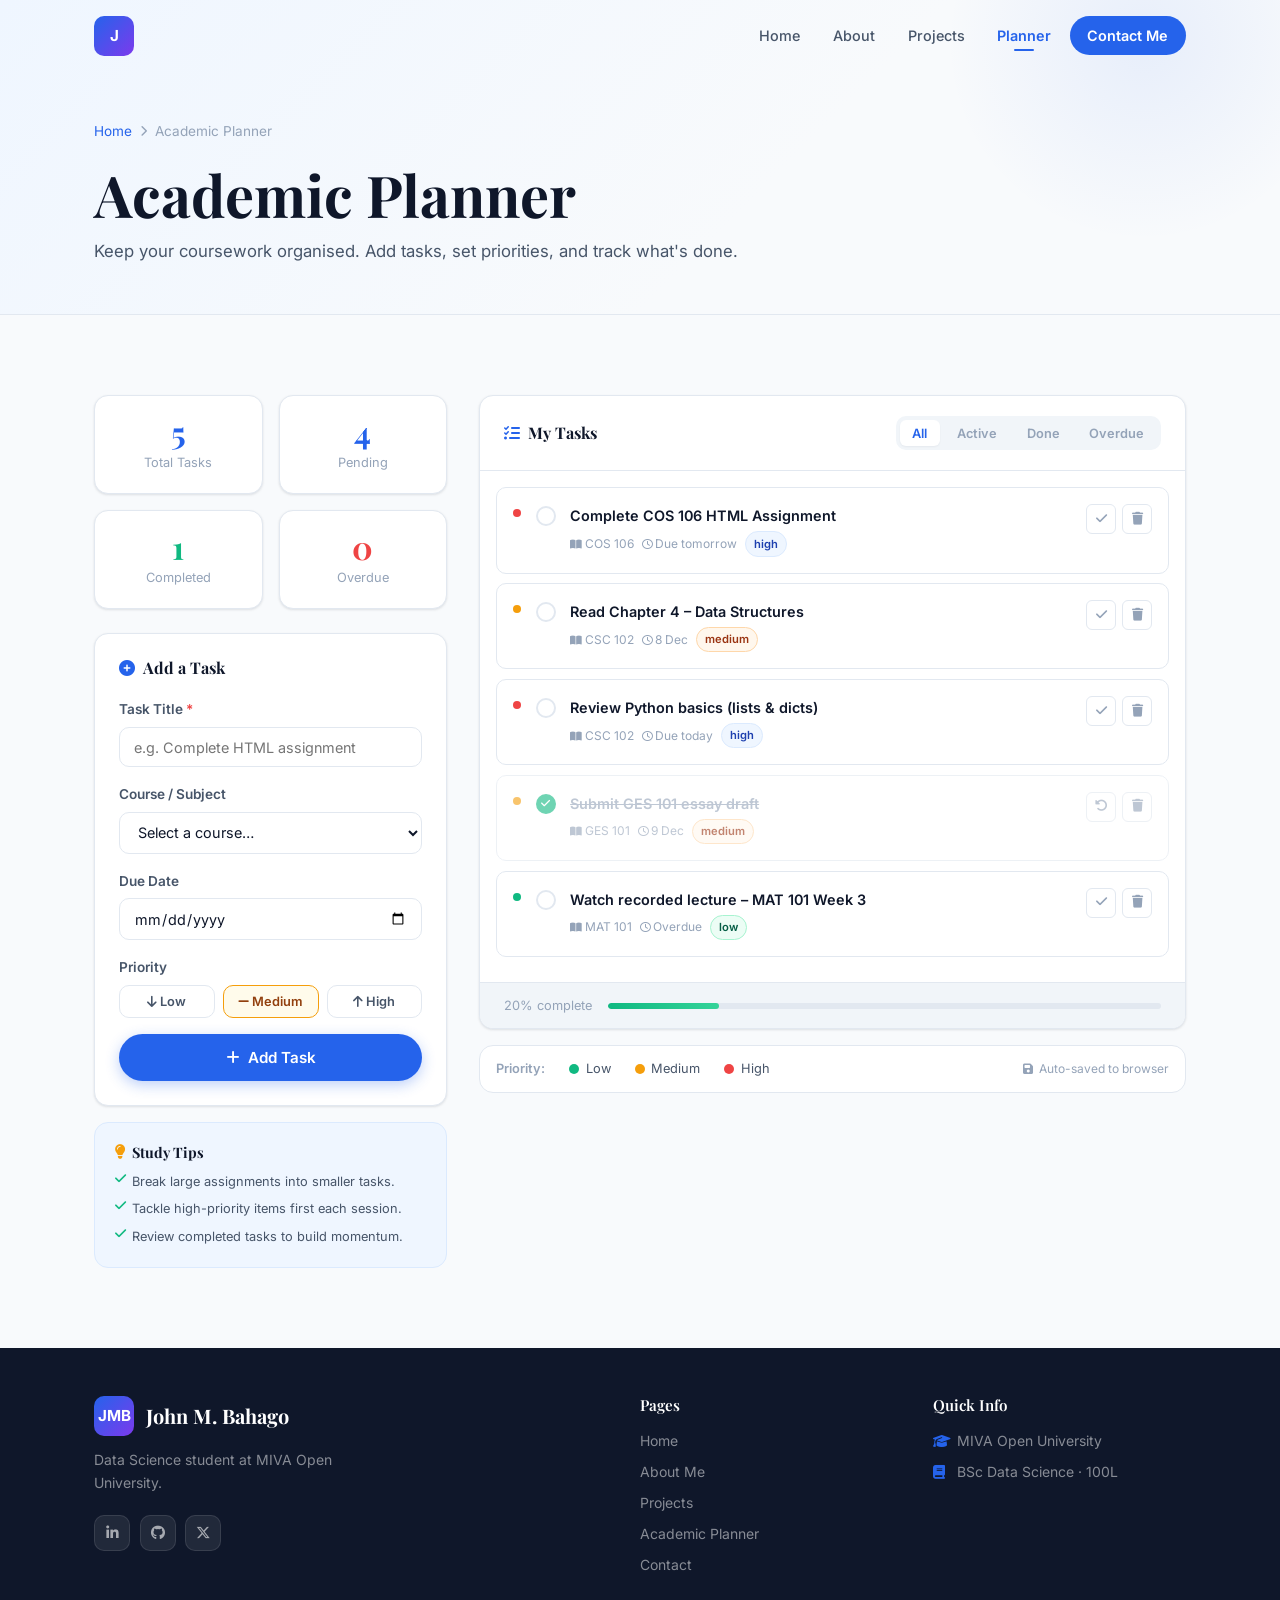
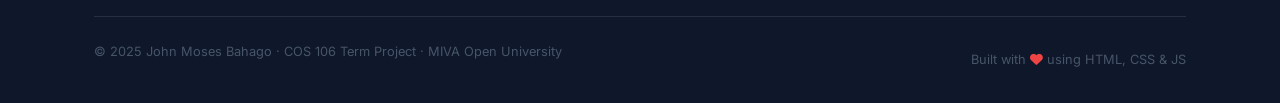
<file: planner.html>
<!DOCTYPE html>
<html lang="en">
<head>
  <meta charset="UTF-8" />
  <meta name="viewport" content="width=device-width, initial-scale=1.0" />
  <title>Academic Planner | John Moses Bahago</title>
  <meta name="description" content="Interactive academic task planner for John Moses Bahago — add, track, and manage coursework and study goals." />

  <link rel="preconnect" href="https://fonts.googleapis.com" />
  <link rel="preconnect" href="https://fonts.gstatic.com" crossorigin />
  <link href="https://fonts.googleapis.com/css2?family=Inter:wght@400;500;600;700&family=Playfair+Display:wght@600;700&display=swap" rel="stylesheet" />
  <link rel="stylesheet" href="https://cdnjs.cloudflare.com/ajax/libs/font-awesome/6.5.1/css/all.min.css" integrity="sha512-DTOQO9RWCH3ppGqcWaEA1BIZOC6xxalwEsw9c2QQeAIftl+Vegovlnee1c9QX4TctnWMn13TZye+giMm8e2LwA==" crossorigin="anonymous" referrerpolicy="no-referrer" />
  <link rel="stylesheet" href="css/style.css" />
</head>
<body>

  <!-- NAVBAR -->
  <header id="navbar" role="banner">
    <div class="nav-inner">
      <a href="index.html" class="nav-logo">
        <span class="logo-icon" aria-hidden="true">J</span>
      </a>
      <nav id="navLinks" class="nav-links" aria-label="Main navigation">
        <a href="index.html"    class="nav-link">Home</a>
        <a href="about.html"   class="nav-link">About</a>
        <a href="projects.html" class="nav-link">Projects</a>
        <a href="planner.html"  class="nav-link">Planner</a>
        <a href="contact.html"  class="nav-link nav-cta">Contact Me</a>
      </nav>
      <button id="navToggle" class="nav-toggle" aria-label="Toggle navigation" aria-expanded="false">
        <span class="hamburger-line"></span>
        <span class="hamburger-line"></span>
        <span class="hamburger-line"></span>
      </button>
    </div>
  </header>

  <!-- PAGE HEADER -->
  <div class="page-header">
    <div class="container page-header-inner">
      <nav class="breadcrumb" aria-label="Breadcrumb">
        <a href="index.html">Home</a>
        <i class="fa-solid fa-chevron-right" style="font-size:.7rem;" aria-hidden="true"></i>
        <span>Academic Planner</span>
      </nav>
      <h1 class="page-title">Academic Planner</h1>
      <p class="page-subtitle">Keep your coursework organised. Add tasks, set priorities, and track what's done.</p>
    </div>
  </div>

  <!-- MAIN -->
  <main>
    <section class="section" aria-labelledby="planner-heading">
      <div class="container">
        <h2 class="sr-only" id="planner-heading">Task Manager</h2>
        <!-- Screen reader only heading -->
        <style>.sr-only{position:absolute;width:1px;height:1px;padding:0;margin:-1px;overflow:hidden;clip:rect(0,0,0,0);white-space:nowrap;border:0;}</style>

        <div class="planner-layout">

          <!-- Sidebar -->
          <aside aria-label="Planner statistics and add task">

            <!-- Stats -->
            <div class="planner-stats-grid" role="region" aria-label="Task statistics">
              <div class="planner-stat">
                <span class="planner-stat-num" id="statTotal" aria-live="polite">0</span>
                <div class="planner-stat-label">Total Tasks</div>
              </div>
              <div class="planner-stat">
                <span class="planner-stat-num" id="statPending" aria-live="polite">0</span>
                <div class="planner-stat-label">Pending</div>
              </div>
              <div class="planner-stat success">
                <span class="planner-stat-num" id="statDone" aria-live="polite">0</span>
                <div class="planner-stat-label">Completed</div>
              </div>
              <div class="planner-stat danger">
                <span class="planner-stat-num" id="statOverdue" aria-live="polite">0</span>
                <div class="planner-stat-label">Overdue</div>
              </div>
            </div>

            <!-- Add Task Form -->
            <form class="add-task-form" id="taskForm" aria-label="Add new task" novalidate>
              <h3><i class="fa-solid fa-circle-plus" aria-hidden="true"></i> Add a Task</h3>

              <div class="form-group">
                <label class="form-label" for="taskTitle">Task Title <span style="color:var(--danger);">*</span></label>
                <input
                  type="text"
                  id="taskTitle"
                  class="form-input"
                  placeholder="e.g. Complete HTML assignment"
                  maxlength="120"
                  required
                  aria-required="true"
                  autocomplete="off"
                />
              </div>

              <div class="form-group">
                <label class="form-label" for="taskCourse">Course / Subject</label>
                <select id="taskCourse" class="form-select">
                  <option value="">Select a course…</option>
                  <optgroup label="Current Courses">
                    <option value="COS 106">COS 106 – Web Technologies</option>
                    <option value="CSC 102">CSC 102 – Intro to Programming</option>
                    <option value="MAT 101">MAT 101 – Mathematics I</option>
                    <option value="GES 101">GES 101 – General Studies</option>
                    <option value="STA 101">STA 101 – Statistics I</option>
                  </optgroup>
                  <option value="General">General / Personal</option>
                </select>
              </div>

              <div class="form-group">
                <label class="form-label" for="taskDue">Due Date</label>
                <input
                  type="date"
                  id="taskDue"
                  class="form-input"
                />
              </div>

              <div class="form-group">
                <label class="form-label">Priority</label>
                <div class="priority-group" role="group" aria-label="Task priority">
                  <button type="button" class="priority-btn" data-priority="low" id="priorityLow" aria-pressed="false">
                    <i class="fa-solid fa-arrow-down" aria-hidden="true"></i> Low
                  </button>
                  <button type="button" class="priority-btn active" data-priority="medium" id="priorityMedium" aria-pressed="true">
                    <i class="fa-solid fa-minus" aria-hidden="true"></i> Medium
                  </button>
                  <button type="button" class="priority-btn" data-priority="high" id="priorityHigh" aria-pressed="false">
                    <i class="fa-solid fa-arrow-up" aria-hidden="true"></i> High
                  </button>
                </div>
              </div>

              <button type="submit" class="btn btn-primary w-full" id="addTaskBtn" style="justify-content:center;">
                <i class="fa-solid fa-plus" aria-hidden="true"></i> Add Task
              </button>
            </form>

            <!-- Tips -->
            <div style="background:var(--primary-xlight);border:1px solid var(--primary-light);border-radius:var(--radius-md);padding:1.25rem;margin-top:1rem;">
              <h4 style="font-size:.9rem;font-weight:700;margin-bottom:.6rem;display:flex;align-items:center;gap:.4rem;">
                <i class="fa-solid fa-lightbulb" style="color:var(--warning);" aria-hidden="true"></i> Study Tips
              </h4>
              <ul style="display:flex;flex-direction:column;gap:.4rem;">
                <li style="font-size:.8rem;color:var(--text-secondary);display:flex;gap:.4rem;">
                  <i class="fa-solid fa-check" style="color:var(--success);margin-top:.15rem;flex-shrink:0;" aria-hidden="true"></i>
                  Break large assignments into smaller tasks.
                </li>
                <li style="font-size:.8rem;color:var(--text-secondary);display:flex;gap:.4rem;">
                  <i class="fa-solid fa-check" style="color:var(--success);margin-top:.15rem;flex-shrink:0;" aria-hidden="true"></i>
                  Tackle high-priority items first each session.
                </li>
                <li style="font-size:.8rem;color:var(--text-secondary);display:flex;gap:.4rem;">
                  <i class="fa-solid fa-check" style="color:var(--success);margin-top:.15rem;flex-shrink:0;" aria-hidden="true"></i>
                  Review completed tasks to build momentum.
                </li>
              </ul>
            </div>

          </aside>

          <!-- Task panel -->
          <div role="region" aria-label="Task list">
            <div class="task-panel">
              <div class="task-panel-header">
                <h3 class="task-panel-title">
                  <i class="fa-solid fa-list-check" aria-hidden="true"></i> My Tasks
                </h3>
                <div class="task-filter-tabs" role="tablist" aria-label="Filter tasks">
                  <button class="filter-tab active" data-filter="all"       role="tab" aria-selected="true"  id="tab-all">All</button>
                  <button class="filter-tab"         data-filter="active"   role="tab" aria-selected="false" id="tab-active">Active</button>
                  <button class="filter-tab"         data-filter="completed" role="tab" aria-selected="false" id="tab-done">Done</button>
                  <button class="filter-tab"         data-filter="overdue"  role="tab" aria-selected="false" id="tab-overdue">Overdue</button>
                </div>
              </div>

              <div id="taskList" class="task-list" role="list" aria-label="Tasks" aria-live="polite">
                <!-- Tasks rendered by JS -->
              </div>

              <div class="progress-bar-wrap" role="progressbar" aria-label="Task completion progress">
                <span id="progressLabel" aria-live="polite">0% complete</span>
                <div class="progress-bar">
                  <div class="progress-fill" id="progressFill" style="width:0%"></div>
                </div>
              </div>
            </div>

            <!-- Legend -->
            <div style="margin-top:1rem;display:flex;gap:1.5rem;flex-wrap:wrap;padding:.75rem 1rem;background:var(--surface);border:1px solid var(--border);border-radius:var(--radius-md);">
              <span style="font-size:.8rem;color:var(--text-muted);font-weight:600;">Priority:</span>
              <span style="display:flex;align-items:center;gap:.4rem;font-size:.8rem;color:var(--text-secondary);">
                <span style="width:10px;height:10px;border-radius:50%;background:var(--success);display:inline-block;" aria-hidden="true"></span> Low
              </span>
              <span style="display:flex;align-items:center;gap:.4rem;font-size:.8rem;color:var(--text-secondary);">
                <span style="width:10px;height:10px;border-radius:50%;background:var(--warning);display:inline-block;" aria-hidden="true"></span> Medium
              </span>
              <span style="display:flex;align-items:center;gap:.4rem;font-size:.8rem;color:var(--text-secondary);">
                <span style="width:10px;height:10px;border-radius:50%;background:var(--danger);display:inline-block;" aria-hidden="true"></span> High
              </span>
              <span style="margin-left:auto;font-size:.75rem;color:var(--text-muted);display:flex;align-items:center;gap:.3rem;">
                <i class="fa-solid fa-floppy-disk" aria-hidden="true"></i> Auto-saved to browser
              </span>
            </div>
          </div>
        </div>

      </div>
    </section>
  </main>

  <!-- FOOTER -->
  <footer class="site-footer" role="contentinfo">
    <div class="container">
      <div class="footer-inner">
        <div class="footer-brand">
          <a href="index.html" class="nav-logo">
            <span class="logo-icon">JMB</span>
            <span>John M. Bahago</span>
          </a>
          <p>Data Science student at MIVA Open University.</p>
          <div class="footer-social">
            <a href="#" title="LinkedIn" aria-label="LinkedIn"><i class="fa-brands fa-linkedin-in"></i></a>
            <a href="#" title="GitHub"   aria-label="GitHub"><i class="fa-brands fa-github"></i></a>
            <a href="#" title="Twitter"  aria-label="Twitter / X"><i class="fa-brands fa-x-twitter"></i></a>
          </div>
        </div>
        <div class="footer-col">
          <h4>Pages</h4>
          <nav class="footer-links">
            <a href="index.html"    class="footer-link">Home</a>
            <a href="about.html"   class="footer-link">About Me</a>
            <a href="projects.html" class="footer-link">Projects</a>
            <a href="planner.html"  class="footer-link">Academic Planner</a>
            <a href="contact.html"  class="footer-link">Contact</a>
          </nav>
        </div>
        <div class="footer-col">
          <h4>Quick Info</h4>
          <ul style="display:flex;flex-direction:column;gap:.5rem;">
            <li style="font-size:.875rem;color:rgba(255,255,255,.5);display:flex;gap:.5rem;align-items:center;">
              <i class="fa-solid fa-graduation-cap" style="color:var(--primary);width:16px;"></i> MIVA Open University
            </li>
            <li style="font-size:.875rem;color:rgba(255,255,255,.5);display:flex;gap:.5rem;align-items:center;">
              <i class="fa-solid fa-book" style="color:var(--primary);width:16px;"></i> BSc Data Science · 100L
            </li>
          </ul>
        </div>
      </div>
      <div class="footer-bottom">
        <p>&copy; 2025 John Moses Bahago · COS 106 Term Project · MIVA Open University</p>
        <p>Built with <i class="fa-solid fa-heart" style="color:#EF4444;"></i> using HTML, CSS &amp; JS</p>
      </div>
    </div>
  </footer>

  <script src="js/main.js"></script>
  <script src="js/planner.js"></script>
</body>
</html>
</file>
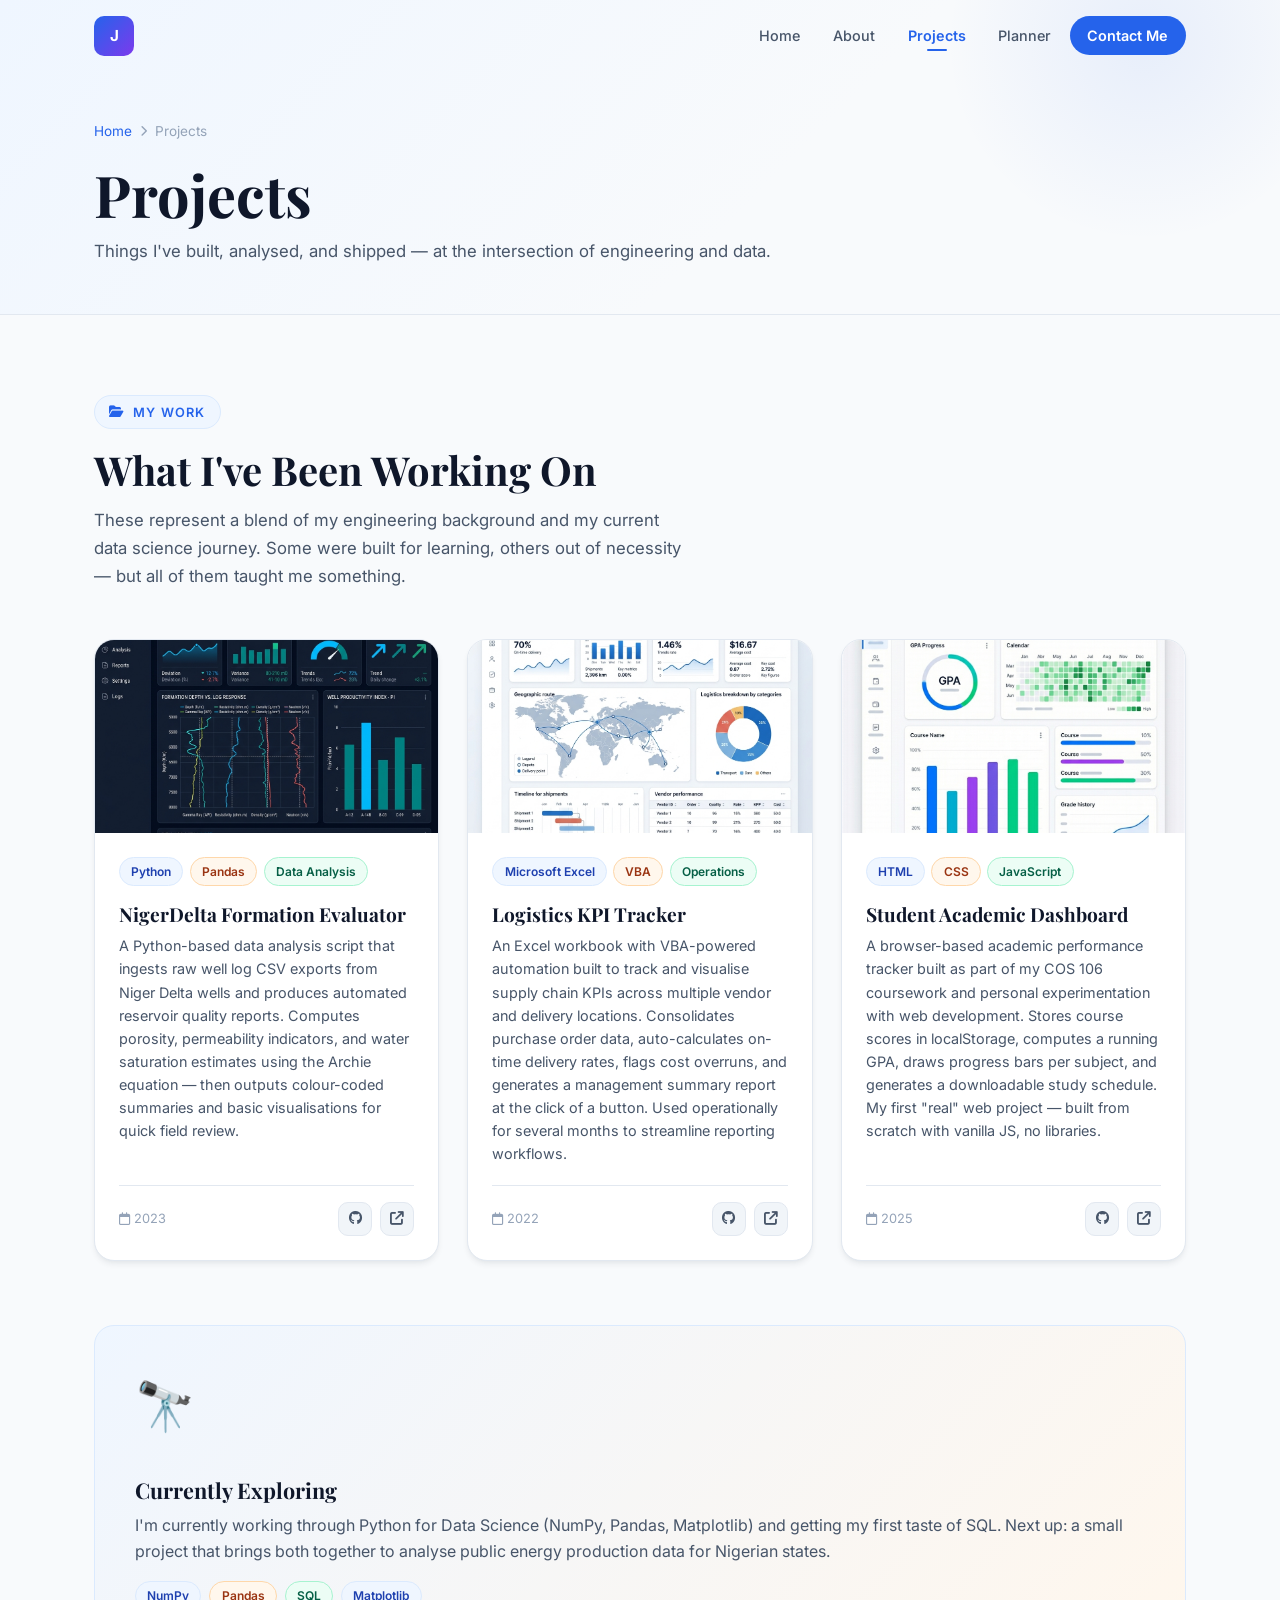
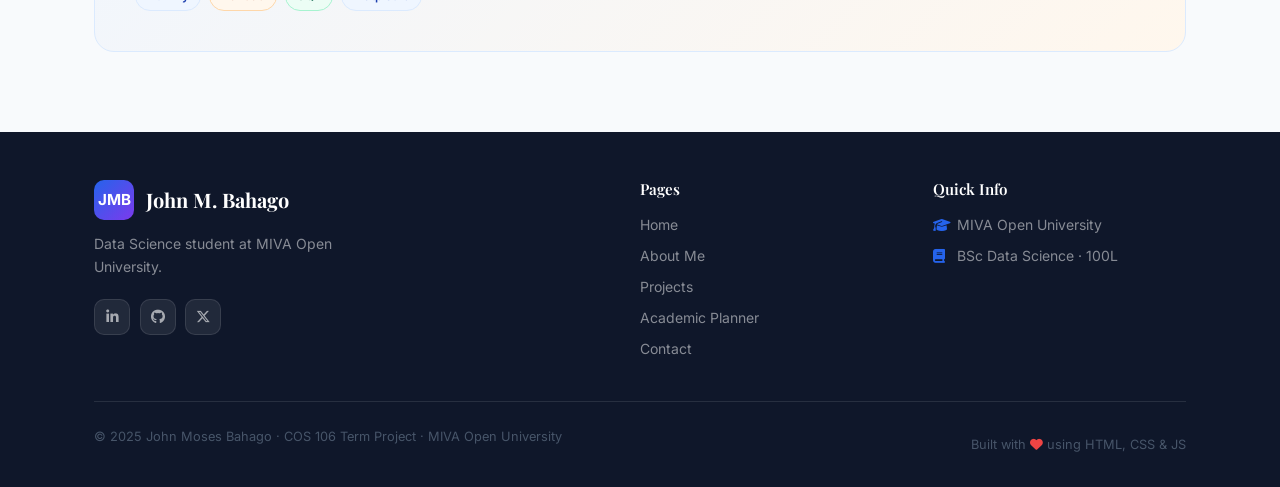
<file: projects.html>
<!DOCTYPE html>
<html lang="en">
<head>
  <meta charset="UTF-8" />
  <meta name="viewport" content="width=device-width, initial-scale=1.0" />
  <title>Projects | John Moses Bahago</title>
  <meta name="description" content="Explore projects built by John Moses Bahago — spanning data analysis, supply chain dashboards, and web development." />

  <link rel="preconnect" href="https://fonts.googleapis.com" />
  <link rel="preconnect" href="https://fonts.gstatic.com" crossorigin />
  <link href="https://fonts.googleapis.com/css2?family=Inter:wght@400;500;600;700&family=Playfair+Display:wght@600;700&display=swap" rel="stylesheet" />
  <link rel="stylesheet" href="https://cdnjs.cloudflare.com/ajax/libs/font-awesome/6.5.1/css/all.min.css" integrity="sha512-DTOQO9RWCH3ppGqcWaEA1BIZOC6xxalwEsw9c2QQeAIftl+Vegovlnee1c9QX4TctnWMn13TZye+giMm8e2LwA==" crossorigin="anonymous" referrerpolicy="no-referrer" />
  <link rel="stylesheet" href="css/style.css" />
</head>
<body>

  <!-- NAVBAR -->
  <header id="navbar" role="banner">
    <div class="nav-inner">
      <a href="index.html" class="nav-logo">
        <span class="logo-icon" aria-hidden="true">J</span>
      </a>
      <nav id="navLinks" class="nav-links" aria-label="Main navigation">
        <a href="index.html"    class="nav-link">Home</a>
        <a href="about.html"   class="nav-link">About</a>
        <a href="projects.html" class="nav-link">Projects</a>
        <a href="planner.html"  class="nav-link">Planner</a>
        <a href="contact.html"  class="nav-link nav-cta">Contact Me</a>
      </nav>
      <button id="navToggle" class="nav-toggle" aria-label="Toggle navigation" aria-expanded="false">
        <span class="hamburger-line"></span>
        <span class="hamburger-line"></span>
        <span class="hamburger-line"></span>
      </button>
    </div>
  </header>

  <!-- PAGE HEADER -->
  <div class="page-header">
    <div class="container page-header-inner">
      <nav class="breadcrumb" aria-label="Breadcrumb">
        <a href="index.html">Home</a>
        <i class="fa-solid fa-chevron-right" style="font-size:.7rem;" aria-hidden="true"></i>
        <span>Projects</span>
      </nav>
      <h1 class="page-title">Projects</h1>
      <p class="page-subtitle">Things I've built, analysed, and shipped — at the intersection of engineering and data.</p>
    </div>
  </div>

  <!-- MAIN -->
  <main>
    <section class="section" aria-labelledby="projects-heading">
      <div class="container">

        <div class="section-header">
          <span class="section-label"><i class="fa-solid fa-folder-open"></i> My Work</span>
          <h2 class="section-heading" id="projects-heading">What I've Been Working On</h2>
          <p class="section-sub">
            These represent a blend of my engineering background and my current data science journey.
            Some were built for learning, others out of necessity — but all of them taught me something.
          </p>
        </div>

        <div class="projects-grid">

          <!-- Project 1 -->
          <article class="project-card reveal" aria-labelledby="proj1-title">
            <div class="project-img">
              <img src="assets/project_reservoir.png"
                   alt="Screenshot of the NigerDelta Formation Evaluator dashboard showing reservoir analysis charts"
                   loading="lazy" />
              <div class="project-img-overlay" aria-hidden="true">
                <a href="#" class="btn btn-sm" style="background:rgba(255,255,255,.15);border:1px solid rgba(255,255,255,.3);color:#fff;backdrop-filter:blur(6px);">
                  <i class="fa-solid fa-eye"></i> Preview
                </a>
              </div>
            </div>
            <div class="project-body">
              <div class="project-tags" aria-label="Technologies used">
                <span class="badge">Python</span>
                <span class="badge badge-accent">Pandas</span>
                <span class="badge badge-success">Data Analysis</span>
              </div>
              <h3 class="project-title" id="proj1-title">NigerDelta Formation Evaluator</h3>
              <p class="project-desc">
                A Python-based data analysis script that ingests raw well log CSV exports
                from Niger Delta wells and produces automated reservoir quality reports.
                Computes porosity, permeability indicators, and water saturation estimates
                using the Archie equation — then outputs colour-coded summaries and basic
                visualisations for quick field review.
              </p>
              <div class="project-meta">
                <span class="project-year"><i class="fa-regular fa-calendar" aria-hidden="true"></i> 2023</span>
                <div class="project-links" aria-label="Project links">
                  <a href="#" title="View on GitHub" aria-label="View source code on GitHub">
                    <i class="fa-brands fa-github"></i>
                  </a>
                  <a href="#" title="Live Demo" aria-label="View live demo">
                    <i class="fa-solid fa-arrow-up-right-from-square"></i>
                  </a>
                </div>
              </div>
            </div>
          </article>

          <!-- Project 2 -->
          <article class="project-card reveal reveal-delay-1" aria-labelledby="proj2-title">
            <div class="project-img">
              <img src="assets/project_supplychain.png"
                   alt="Screenshot of the logistics supply chain KPI dashboard showing routes and metrics"
                   loading="lazy" />
              <div class="project-img-overlay" aria-hidden="true">
                <a href="#" class="btn btn-sm" style="background:rgba(255,255,255,.15);border:1px solid rgba(255,255,255,.3);color:#fff;backdrop-filter:blur(6px);">
                  <i class="fa-solid fa-eye"></i> Preview
                </a>
              </div>
            </div>
            <div class="project-body">
              <div class="project-tags" aria-label="Technologies used">
                <span class="badge">Microsoft Excel</span>
                <span class="badge badge-accent">VBA</span>
                <span class="badge badge-success">Operations</span>
              </div>
              <h3 class="project-title" id="proj2-title">Logistics KPI Tracker</h3>
              <p class="project-desc">
                An Excel workbook with VBA-powered automation built to track and visualise
                supply chain KPIs across multiple vendor and delivery locations. Consolidates
                purchase order data, auto-calculates on-time delivery rates, flags cost
                overruns, and generates a management summary report at the click of a button.
                Used operationally for several months to streamline reporting workflows.
              </p>
              <div class="project-meta">
                <span class="project-year"><i class="fa-regular fa-calendar" aria-hidden="true"></i> 2022</span>
                <div class="project-links" aria-label="Project links">
                  <a href="#" title="View on GitHub" aria-label="View source code on GitHub">
                    <i class="fa-brands fa-github"></i>
                  </a>
                  <a href="#" title="Live Demo" aria-label="View live demo">
                    <i class="fa-solid fa-arrow-up-right-from-square"></i>
                  </a>
                </div>
              </div>
            </div>
          </article>

          <!-- Project 3 -->
          <article class="project-card reveal reveal-delay-2" aria-labelledby="proj3-title">
            <div class="project-img">
              <img src="assets/project_academic.png"
                   alt="Screenshot of the academic performance tracker web app showing GPA charts and course progress"
                   loading="lazy" />
              <div class="project-img-overlay" aria-hidden="true">
                <a href="#" class="btn btn-sm" style="background:rgba(255,255,255,.15);border:1px solid rgba(255,255,255,.3);color:#fff;backdrop-filter:blur(6px);">
                  <i class="fa-solid fa-eye"></i> Preview
                </a>
              </div>
            </div>
            <div class="project-body">
              <div class="project-tags" aria-label="Technologies used">
                <span class="badge">HTML</span>
                <span class="badge badge-accent">CSS</span>
                <span class="badge badge-success">JavaScript</span>
              </div>
              <h3 class="project-title" id="proj3-title">Student Academic Dashboard</h3>
              <p class="project-desc">
                A browser-based academic performance tracker built as part of my COS 106
                coursework and personal experimentation with web development. Stores course
                scores in localStorage, computes a running GPA, draws progress bars per
                subject, and generates a downloadable study schedule. My first "real" web
                project — built from scratch with vanilla JS, no libraries.
              </p>
              <div class="project-meta">
                <span class="project-year"><i class="fa-regular fa-calendar" aria-hidden="true"></i> 2025</span>
                <div class="project-links" aria-label="Project links">
                  <a href="#" title="View on GitHub" aria-label="View source code on GitHub">
                    <i class="fa-brands fa-github"></i>
                  </a>
                  <a href="#" title="Live Demo" aria-label="View live demo">
                    <i class="fa-solid fa-arrow-up-right-from-square"></i>
                  </a>
                </div>
              </div>
            </div>
          </article>

        </div><!-- end projects-grid -->

        <!-- What I'm learning next -->
        <div class="reveal" style="margin-top:4rem;">
          <div style="background:linear-gradient(135deg,var(--primary-xlight),var(--accent-light));border:1px solid var(--primary-light);border-radius:var(--radius-lg);padding:2.5rem;display:flex;gap:2rem;align-items:center;flex-wrap:wrap;">
            <div style="font-size:3rem;flex-shrink:0;" aria-hidden="true">🔭</div>
            <div>
              <h3 style="margin-bottom:.5rem;">Currently Exploring</h3>
              <p style="margin-bottom:1rem;">
                I'm currently working through Python for Data Science (NumPy, Pandas, Matplotlib)
                and getting my first taste of SQL. Next up: a small project that brings both together
                to analyse public energy production data for Nigerian states.
              </p>
              <div style="display:flex;gap:.5rem;flex-wrap:wrap;">
                <span class="badge">NumPy</span>
                <span class="badge badge-accent">Pandas</span>
                <span class="badge badge-success">SQL</span>
                <span class="badge">Matplotlib</span>
              </div>
            </div>
          </div>
        </div>

      </div>
    </section>
  </main>

  <!-- FOOTER -->
  <footer class="site-footer" role="contentinfo">
    <div class="container">
      <div class="footer-inner">
        <div class="footer-brand">
          <a href="index.html" class="nav-logo">
            <span class="logo-icon">JMB</span>
            <span>John M. Bahago</span>
          </a>
          <p>Data Science student at MIVA Open University.</p>
          <div class="footer-social">
            <a href="#" title="LinkedIn" aria-label="LinkedIn"><i class="fa-brands fa-linkedin-in"></i></a>
            <a href="#" title="GitHub"   aria-label="GitHub"><i class="fa-brands fa-github"></i></a>
            <a href="#" title="Twitter"  aria-label="Twitter / X"><i class="fa-brands fa-x-twitter"></i></a>
          </div>
        </div>
        <div class="footer-col">
          <h4>Pages</h4>
          <nav class="footer-links">
            <a href="index.html"    class="footer-link">Home</a>
            <a href="about.html"   class="footer-link">About Me</a>
            <a href="projects.html" class="footer-link">Projects</a>
            <a href="planner.html"  class="footer-link">Academic Planner</a>
            <a href="contact.html"  class="footer-link">Contact</a>
          </nav>
        </div>
        <div class="footer-col">
          <h4>Quick Info</h4>
          <ul style="display:flex;flex-direction:column;gap:.5rem;">
            <li style="font-size:.875rem;color:rgba(255,255,255,.5);display:flex;gap:.5rem;align-items:center;">
              <i class="fa-solid fa-graduation-cap" style="color:var(--primary);width:16px;"></i> MIVA Open University
            </li>
            <li style="font-size:.875rem;color:rgba(255,255,255,.5);display:flex;gap:.5rem;align-items:center;">
              <i class="fa-solid fa-book" style="color:var(--primary);width:16px;"></i> BSc Data Science · 100L
            </li>
          </ul>
        </div>
      </div>
      <div class="footer-bottom">
        <p>&copy; 2025 John Moses Bahago · COS 106 Term Project · MIVA Open University</p>
        <p>Built with <i class="fa-solid fa-heart" style="color:#EF4444;"></i> using HTML, CSS &amp; JS</p>
      </div>
    </div>
  </footer>

  <script src="js/main.js"></script>
</body>
</html>
</file>
<file: css/style.css>
/* =========================================
   John Moses Bahago – Portfolio Stylesheet
   COS 106 · Introduction to Web Technologies
   MIVA Open University · 2025
   ========================================= */

/* === CSS Custom Properties === */
:root {
  /* Palette */
  --primary:        #2563EB;
  --primary-dark:   #1E40AF;
  --primary-light:  #DBEAFE;
  --primary-xlight: #EFF6FF;
  --accent:         #F97316;
  --accent-light:   #FFF7ED;
  --success:        #10B981;
  --success-light:  #ECFDF5;
  --danger:         #EF4444;
  --danger-light:   #FEF2F2;
  --warning:        #F59E0B;

  /* Surfaces */
  --bg:       #F8FAFC;
  --bg-2:     #F1F5F9;
  --surface:  #FFFFFF;
  --border:   #E2E8F0;
  --border-2: #CBD5E1;

  /* Text */
  --text-primary:   #0F172A;
  --text-secondary: #475569;
  --text-muted:     #94A3B8;

  /* Fonts */
  --font-body:    'Inter', -apple-system, BlinkMacSystemFont, sans-serif;
  --font-heading: 'Playfair Display', Georgia, serif;

  /* Radii */
  --radius-sm: 6px;
  --radius:    10px;
  --radius-md: 14px;
  --radius-lg: 20px;
  --radius-xl: 28px;
  --radius-full: 9999px;

  /* Shadows */
  --shadow-xs: 0 1px 2px rgba(15,23,42,.05);
  --shadow-sm: 0 1px 3px rgba(15,23,42,.08), 0 1px 2px rgba(15,23,42,.04);
  --shadow:    0 4px 6px -1px rgba(15,23,42,.07), 0 2px 4px -2px rgba(15,23,42,.04);
  --shadow-md: 0 10px 15px -3px rgba(15,23,42,.07), 0 4px 6px -4px rgba(15,23,42,.04);
  --shadow-lg: 0 20px 25px -5px rgba(15,23,42,.08), 0 8px 10px -6px rgba(15,23,42,.04);
  --shadow-xl: 0 25px 50px -12px rgba(15,23,42,.16);

  /* Transitions */
  --t:      all 0.3s cubic-bezier(0.4,0,0.2,1);
  --t-fast: all 0.15s cubic-bezier(0.4,0,0.2,1);
  --t-slow: all 0.5s cubic-bezier(0.4,0,0.2,1);

  /* Layout */
  --nav-h:     72px;
  --max-w:     1140px;
  --section-y: 5rem;
}

/* === Reset === */
*, *::before, *::after { margin:0; padding:0; box-sizing:border-box; }
html { scroll-behavior:smooth; font-size:16px; }
body {
  font-family: var(--font-body);
  background: var(--bg);
  color: var(--text-primary);
  line-height: 1.65;
  overflow-x: hidden;
}
img { display:block; max-width:100%; }
a  { color:inherit; text-decoration:none; }
ul, ol { list-style:none; }
button { cursor:pointer; border:none; background:none; font-family:inherit; }
input, textarea, select { font-family:inherit; }

/* === Typography === */
h1,h2,h3,h4,h5,h6 {
  font-family: var(--font-heading);
  line-height: 1.25;
  color: var(--text-primary);
}
h1 { font-size: clamp(2.2rem, 5vw, 3.6rem); }
h2 { font-size: clamp(1.7rem, 3.5vw, 2.5rem); }
h3 { font-size: 1.35rem; }
h4 { font-size: 1.1rem; }
p  { color: var(--text-secondary); margin-bottom: 1rem; }
p:last-child { margin-bottom: 0; }

/* === Container === */
.container {
  max-width: var(--max-w);
  margin: 0 auto;
  padding: 0 1.5rem;
}

/* === Section === */
.section { padding: var(--section-y) 0; }
.section-alt { background: var(--bg-2); }

.section-label {
  display: inline-flex;
  align-items: center;
  gap: .5rem;
  font-size: .8rem;
  font-weight: 600;
  letter-spacing: .1em;
  text-transform: uppercase;
  color: var(--primary);
  background: var(--primary-xlight);
  border: 1px solid var(--primary-light);
  padding: .35rem .9rem;
  border-radius: var(--radius-full);
  margin-bottom: 1rem;
}
.section-heading { margin-bottom: .75rem; }
.section-sub {
  max-width: 600px;
  color: var(--text-secondary);
  font-size: 1.05rem;
  margin-bottom: 3rem;
}
.section-header { margin-bottom: 3rem; }
.section-header.centered { text-align:center; }
.section-header.centered .section-sub { margin-inline: auto; }

/* === Buttons === */
.btn {
  display: inline-flex;
  align-items: center;
  gap: .5rem;
  padding: .75rem 1.6rem;
  border-radius: var(--radius-full);
  font-size: .95rem;
  font-weight: 600;
  font-family: var(--font-body);
  transition: var(--t);
  cursor: pointer;
  border: 2px solid transparent;
  text-decoration: none;
}
.btn-primary {
  background: var(--primary);
  color: #fff;
  box-shadow: 0 4px 14px rgba(37,99,235,.3);
}
.btn-primary:hover {
  background: var(--primary-dark);
  box-shadow: 0 6px 20px rgba(37,99,235,.4);
  transform: translateY(-1px);
}
.btn-outline {
  background: transparent;
  color: var(--primary);
  border-color: var(--primary);
}
.btn-outline:hover {
  background: var(--primary-xlight);
  transform: translateY(-1px);
}
.btn-accent {
  background: var(--accent);
  color: #fff;
  box-shadow: 0 4px 14px rgba(249,115,22,.3);
}
.btn-accent:hover {
  background: #EA6A08;
  box-shadow: 0 6px 20px rgba(249,115,22,.4);
  transform: translateY(-1px);
}
.btn-sm { padding: .5rem 1.1rem; font-size: .875rem; }
.btn-danger { background: var(--danger); color:#fff; }
.btn-danger:hover { background: #DC2626; transform:translateY(-1px); }
.btn-success { background: var(--success); color:#fff; }
.btn-success:hover { background: #059669; transform:translateY(-1px); }

/* === Cards === */
.card {
  background: var(--surface);
  border: 1px solid var(--border);
  border-radius: var(--radius-md);
  padding: 1.75rem;
  box-shadow: var(--shadow);
  transition: var(--t);
}
.card:hover {
  box-shadow: var(--shadow-lg);
  transform: translateY(-3px);
  border-color: var(--primary-light);
}

/* === Badges === */
.badge {
  display: inline-block;
  padding: .25rem .7rem;
  border-radius: var(--radius-full);
  font-size: .75rem;
  font-weight: 600;
  background: var(--primary-xlight);
  color: var(--primary-dark);
  border: 1px solid var(--primary-light);
}
.badge-accent {
  background: var(--accent-light);
  color: #9A3412;
  border-color: #FED7AA;
}
.badge-success {
  background: var(--success-light);
  color: #065F46;
  border-color: #A7F3D0;
}

/* === Divider === */
.divider {
  height: 1px;
  background: var(--border);
  border: none;
  margin: 2rem 0;
}

/* =============================================
   NAVBAR
   ============================================= */
#navbar {
  position: fixed;
  top: 0; left: 0; right: 0;
  z-index: 1000;
  height: var(--nav-h);
  background: rgba(255,255,255,0);
  backdrop-filter: blur(0px);
  border-bottom: 1px solid transparent;
  transition: var(--t);
}
#navbar.scrolled {
  background: rgba(255,255,255,.92);
  backdrop-filter: blur(12px);
  border-bottom-color: var(--border);
  box-shadow: var(--shadow-sm);
}
.nav-inner {
  display: flex;
  align-items: center;
  justify-content: space-between;
  height: 100%;
  max-width: var(--max-w);
  margin: 0 auto;
  padding: 0 1.5rem;
}
.nav-logo {
  display: flex;
  align-items: center;
  gap: .75rem;
  font-family: var(--font-heading);
  font-size: 1.25rem;
  font-weight: 700;
  color: var(--text-primary);
  text-decoration: none;
}
.nav-logo .logo-icon {
  width: 40px; height: 40px;
  background: linear-gradient(135deg, var(--primary), #7C3AED);
  border-radius: var(--radius);
  display: grid;
  place-items: center;
  color: #fff;
  font-size: .95rem;
  font-weight: 700;
  font-family: var(--font-body);
  flex-shrink: 0;
}
.nav-links {
  display: flex;
  align-items: center;
  gap: .25rem;
}
.nav-link {
  position: relative;
  padding: .5rem .9rem;
  font-size: .9rem;
  font-weight: 500;
  color: var(--text-secondary);
  border-radius: var(--radius);
  transition: var(--t-fast);
  text-decoration: none;
}
.nav-link:hover { color: var(--primary); background: var(--primary-xlight); }
.nav-link.active { color: var(--primary); font-weight: 600; }
.nav-link.active::after {
  content: '';
  position: absolute;
  bottom: 4px; left: 50%;
  transform: translateX(-50%);
  width: 20px; height: 2px;
  background: var(--primary);
  border-radius: 2px;
}
.nav-cta {
  background: var(--primary);
  color: #fff !important;
  padding: .5rem 1.1rem;
  border-radius: var(--radius-full);
  font-weight: 600;
}
.nav-cta:hover { background: var(--primary-dark); color:#fff !important; }

/* Hamburger */
.nav-toggle {
  display: none;
  flex-direction: column;
  justify-content: center;
  gap: 5px;
  width: 40px; height: 40px;
  padding: 8px;
  border-radius: var(--radius);
  transition: var(--t-fast);
  cursor: pointer;
}
.nav-toggle:hover { background: var(--bg-2); }
.hamburger-line {
  display: block;
  height: 2px;
  background: var(--text-primary);
  border-radius: 2px;
  transition: var(--t-fast);
}
.nav-toggle.open .hamburger-line:nth-child(1) { transform: rotate(45deg) translate(5px,5px); }
.nav-toggle.open .hamburger-line:nth-child(2) { opacity:0; transform:scaleX(0); }
.nav-toggle.open .hamburger-line:nth-child(3) { transform: rotate(-45deg) translate(5px,-5px); }

/* Mobile nav */
@media (max-width:768px) {
  .nav-toggle { display:flex; }
  .nav-links {
    position: fixed;
    top: var(--nav-h); left:0; right:0;
    flex-direction: column;
    align-items: stretch;
    background: rgba(255,255,255,.97);
    backdrop-filter: blur(16px);
    padding: 1rem;
    gap: .35rem;
    border-bottom: 1px solid var(--border);
    box-shadow: var(--shadow-md);
    transform: translateY(-120%);
    opacity: 0;
    transition: var(--t);
    pointer-events: none;
  }
  .nav-links.open {
    transform: translateY(0);
    opacity: 1;
    pointer-events: auto;
  }
  .nav-link { border-radius: var(--radius); padding: .75rem 1rem; }
  .nav-link.active::after { display:none; }
  .nav-cta { text-align:center; border-radius: var(--radius) !important; }
}

/* =============================================
   HERO (index.html)
   ============================================= */
.hero {
  min-height: 100vh;
  padding-top: var(--nav-h);
  display: flex;
  align-items: center;
  position: relative;
  overflow: hidden;
  background: linear-gradient(135deg, #EFF6FF 0%, #F8FAFC 50%, #FFF7ED 100%);
}
.hero::before {
  content:'';
  position:absolute;
  top:-20%; right:-10%;
  width:600px; height:600px;
  background: radial-gradient(circle, rgba(37,99,235,.12) 0%, transparent 70%);
  border-radius:50%;
  pointer-events:none;
}
.hero::after {
  content:'';
  position:absolute;
  bottom:-10%; left:-5%;
  width:400px; height:400px;
  background: radial-gradient(circle, rgba(249,115,22,.1) 0%, transparent 70%);
  border-radius:50%;
  pointer-events:none;
}
.hero-inner {
  max-width: var(--max-w);
  margin: 0 auto;
  padding: 4rem 1.5rem;
  display: grid;
  grid-template-columns: 1fr 1fr;
  gap: 3rem;
  align-items: center;
  position: relative;
  z-index: 1;
}
.hero-eyebrow {
  display: inline-flex;
  align-items: center;
  gap: .5rem;
  font-size: .85rem;
  font-weight: 600;
  color: var(--primary);
  background: var(--primary-xlight);
  border: 1px solid var(--primary-light);
  padding: .4rem 1rem;
  border-radius: var(--radius-full);
  margin-bottom: 1.25rem;
}
.hero-eyebrow .dot {
  width:8px; height:8px;
  background: var(--success);
  border-radius:50%;
  animation: pulse-dot 2s ease-in-out infinite;
}
@keyframes pulse-dot {
  0%,100%{ transform:scale(1); opacity:1; }
  50%{ transform:scale(1.4); opacity:.7; }
}
.hero-name {
  font-size: clamp(2.4rem, 5vw, 3.8rem);
  font-weight: 700;
  line-height: 1.15;
  margin-bottom: .75rem;
}
.hero-name .accent-word { color: var(--primary); position:relative; }
.hero-name .accent-word::after {
  content:'';
  position:absolute;
  bottom:-2px; left:0; right:0;
  height:3px;
  background: linear-gradient(90deg, var(--primary), var(--accent));
  border-radius:2px;
}
.hero-role {
  font-size: 1.2rem;
  color: var(--text-secondary);
  margin-bottom: 1.5rem;
  font-family: var(--font-body);
  min-height: 2rem;
}
.typing-cursor {
  display: inline-block;
  width: 2px; height: 1.1em;
  background: var(--primary);
  margin-left: 2px;
  vertical-align: middle;
  animation: blink .75s step-end infinite;
}
@keyframes blink { 50%{ opacity:0; } }
.hero-bio {
  font-size: 1rem;
  color: var(--text-secondary);
  line-height: 1.75;
  margin-bottom: 2rem;
  max-width: 520px;
}
.hero-actions { display:flex; gap:1rem; flex-wrap:wrap; margin-bottom:2.5rem; }
.hero-stats {
  display: flex;
  gap: 2rem;
  padding-top: 1.5rem;
  border-top: 1px solid var(--border);
}
.stat-item { text-align:center; }
.stat-num {
  display:block;
  font-size: 1.75rem;
  font-weight: 700;
  font-family: var(--font-heading);
  color: var(--text-primary);
  line-height:1;
}
.stat-label { font-size:.8rem; color:var(--text-muted); font-weight:500; }

/* Avatar */
.hero-visual { display:flex; justify-content:center; align-items:center; }
.avatar-wrapper {
  position: relative;
  width: 340px; height: 340px;
}
.avatar-ring {
  position:absolute;
  inset:-12px;
  border-radius:50%;
  background: conic-gradient(from 0deg, var(--primary), #7C3AED, var(--accent), var(--primary));
  animation: spin 8s linear infinite;
  padding:3px;
}
.avatar-ring::after {
  content:'';
  position:absolute;
  inset:3px;
  background: var(--bg);
  border-radius:50%;
}
@keyframes spin { to{ transform:rotate(360deg); } }
.avatar-circle {
  position:relative;
  width:100%; height:100%;
  border-radius:50%;
  background: linear-gradient(135deg, #1E40AF 0%, #2563EB 40%, #7C3AED 100%);
  display:grid;
  place-items:center;
  z-index:1;
  box-shadow: var(--shadow-xl);
  overflow:hidden;
}
.avatar-initials {
  font-size: 5rem;
  font-weight: 700;
  font-family: var(--font-heading);
  color: rgba(255,255,255,.95);
  letter-spacing:-.02em;
  line-height:1;
  user-select:none;
}
.avatar-badge {
  position:absolute;
  bottom:10px; right:10px;
  background: var(--accent);
  color:#fff;
  padding:.4rem .8rem;
  border-radius:var(--radius-full);
  font-size:.8rem;
  font-weight:700;
  box-shadow:var(--shadow-md);
  z-index:2;
  border:3px solid #fff;
}
.floating-card {
  position:absolute;
  background:var(--surface);
  border:1px solid var(--border);
  border-radius:var(--radius-md);
  padding:.75rem 1rem;
  box-shadow:var(--shadow-lg);
  display:flex;
  align-items:center;
  gap:.6rem;
  z-index:3;
  animation: float-card 4s ease-in-out infinite;
}
.floating-card.fc-1 { top:-20px; right:-30px; animation-delay:.5s; }
.floating-card.fc-2 { bottom:20px; left:-30px; animation-delay:1.5s; }
.floating-card .fc-icon {
  width:36px; height:36px;
  border-radius:var(--radius);
  display:grid; place-items:center;
  flex-shrink:0;
  font-size:1rem;
}
.fc-icon.blue { background:var(--primary-xlight); color:var(--primary); }
.fc-icon.orange { background:var(--accent-light); color:var(--accent); }
.fc-text strong { display:block; font-size:.85rem; font-weight:600; color:var(--text-primary); }
.fc-text span { font-size:.75rem; color:var(--text-muted); }
@keyframes float-card {
  0%,100%{ transform:translateY(0); }
  50%{ transform:translateY(-10px); }
}

@media (max-width:900px) {
  .hero-inner { grid-template-columns:1fr; text-align:center; gap:2rem; }
  .hero-bio { margin-inline:auto; }
  .hero-actions { justify-content:center; }
  .hero-stats { justify-content:center; }
  .hero-visual { order:-1; }
  .avatar-wrapper { width:260px; height:260px; }
  .avatar-initials { font-size:3.5rem; }
  .floating-card.fc-1 { top:0; right:0; }
  .floating-card.fc-2 { bottom:0; left:0; }
}

/* =============================================
   PAGE HEADER (inner pages)
   ============================================= */
.page-header {
  padding: calc(var(--nav-h) + 3rem) 0 3rem;
  background: linear-gradient(135deg, var(--primary-xlight) 0%, var(--bg) 60%);
  border-bottom: 1px solid var(--border);
  position:relative;
  overflow:hidden;
}
.page-header::before {
  content:'';
  position:absolute;
  top:-50%; right:-5%;
  width:400px; height:400px;
  background:radial-gradient(circle, rgba(37,99,235,.08) 0%, transparent 70%);
  border-radius:50%;
}
.page-header-inner { position:relative; z-index:1; }
.page-header .breadcrumb {
  display:flex;
  align-items:center;
  gap:.5rem;
  font-size:.85rem;
  color:var(--text-muted);
  margin-bottom:1rem;
}
.page-header .breadcrumb a { color:var(--primary); }
.page-header .breadcrumb a:hover { text-decoration:underline; }
.page-title { margin-bottom:.5rem; }
.page-subtitle { color:var(--text-secondary); font-size:1.05rem; }

/* =============================================
   ABOUT PAGE
   ============================================= */
.about-grid {
  display:grid;
  grid-template-columns:1fr 2fr;
  gap:2.5rem;
  align-items:start;
}
.about-sidebar {}
.about-sidebar-card {
  background:var(--surface);
  border:1px solid var(--border);
  border-radius:var(--radius-lg);
  padding:2rem;
  text-align:center;
  box-shadow:var(--shadow);
  position:sticky;
  top:calc(var(--nav-h) + 1.5rem);
}
.sidebar-avatar {
  width:120px; height:120px;
  margin:0 auto 1.25rem;
  border-radius:50%;
  background:linear-gradient(135deg, var(--primary-dark), var(--primary), #7C3AED);
  display:grid;
  place-items:center;
  font-size:2.8rem;
  font-weight:700;
  font-family:var(--font-heading);
  color:#fff;
  box-shadow:var(--shadow-md);
}
.sidebar-name { font-size:1.25rem; font-weight:700; margin-bottom:.25rem; }
.sidebar-role { color:var(--primary); font-size:.9rem; font-weight:600; margin-bottom:.35rem; }
.sidebar-uni { color:var(--text-muted); font-size:.85rem; margin-bottom:1.25rem; }
.sidebar-links {
  display:flex;
  justify-content:center;
  gap:.75rem;
  margin-bottom:1.5rem;
}
.sidebar-link {
  width:38px; height:38px;
  border-radius:var(--radius);
  background:var(--bg-2);
  display:grid;
  place-items:center;
  color:var(--text-secondary);
  font-size:1rem;
  transition:var(--t-fast);
  border:1px solid var(--border);
}
.sidebar-link:hover { background:var(--primary); color:#fff; border-color:var(--primary); }
.sidebar-info { text-align:left; }
.sidebar-info-item {
  display:flex;
  align-items:center;
  gap:.6rem;
  padding:.6rem 0;
  border-bottom:1px solid var(--border);
  font-size:.875rem;
}
.sidebar-info-item:last-child { border-bottom:none; }
.sidebar-info-item i { color:var(--primary); width:16px; }
.sidebar-info-item strong { color:var(--text-primary); }
.sidebar-info-item span { color:var(--text-muted); }

.about-content > section { margin-bottom:2.5rem; }
.content-card {
  background:var(--surface);
  border:1px solid var(--border);
  border-radius:var(--radius-md);
  padding:1.75rem;
  box-shadow:var(--shadow-sm);
}
.content-card-title {
  display:flex;
  align-items:center;
  gap:.6rem;
  font-size:1.1rem;
  font-weight:700;
  color:var(--text-primary);
  margin-bottom:1.25rem;
  padding-bottom:1rem;
  border-bottom:2px solid var(--primary-light);
}
.content-card-title i { color:var(--primary); font-size:1rem; }

/* Education table */
.edu-table {
  width:100%;
  border-collapse:collapse;
  font-size:.9rem;
}
.edu-table th {
  background:var(--primary-xlight);
  color:var(--primary-dark);
  font-weight:600;
  padding:.75rem 1rem;
  text-align:left;
  border:1px solid var(--primary-light);
}
.edu-table td {
  padding:.75rem 1rem;
  border:1px solid var(--border);
  color:var(--text-secondary);
  vertical-align:top;
}
.edu-table tr:hover td { background:var(--bg-2); }
.edu-table .current-badge {
  display:inline-block;
  padding:.2rem .5rem;
  background:var(--success-light);
  color:var(--success);
  border-radius:var(--radius-sm);
  font-size:.75rem;
  font-weight:600;
}

/* Skills grid */
.skills-grid {
  display:grid;
  grid-template-columns:1fr 1fr;
  gap:1rem;
}
.skill-item {
  display:flex;
  flex-direction:column;
  gap:.4rem;
}
.skill-header {
  display:flex;
  justify-content:space-between;
  align-items:center;
  font-size:.875rem;
  font-weight:600;
  color:var(--text-primary);
}
.skill-pct { font-size:.8rem; color:var(--text-muted); }
.skill-bar {
  height:6px;
  background:var(--border);
  border-radius:3px;
  overflow:hidden;
}
.skill-fill {
  height:100%;
  background:linear-gradient(90deg, var(--primary), #7C3AED);
  border-radius:3px;
  width:0%;
  transition:width 1.2s cubic-bezier(0.4,0,0.2,1);
}

/* Tags */
.tag-cloud { display:flex; flex-wrap:wrap; gap:.5rem; }
.tag {
  display:inline-flex;
  align-items:center;
  gap:.35rem;
  padding:.4rem .85rem;
  background:var(--bg-2);
  border:1px solid var(--border);
  border-radius:var(--radius-full);
  font-size:.85rem;
  font-weight:500;
  color:var(--text-secondary);
  transition:var(--t-fast);
}
.tag:hover { border-color:var(--primary); color:var(--primary); background:var(--primary-xlight); }
.tag i { font-size:.75rem; color:var(--accent); }

/* Hobby cards */
.hobby-grid { display:grid; grid-template-columns:repeat(3,1fr); gap:1rem; }
.hobby-card {
  background:var(--bg-2);
  border:1px solid var(--border);
  border-radius:var(--radius-md);
  padding:1.25rem;
  text-align:center;
  transition:var(--t);
}
.hobby-card:hover { border-color:var(--primary-light); background:var(--primary-xlight); }
.hobby-icon {
  font-size:2rem;
  margin-bottom:.6rem;
  color:var(--primary);
}
.hobby-card h4 { font-size:.9rem; font-weight:600; margin-bottom:.25rem; }
.hobby-card p { font-size:.8rem; color:var(--text-muted); margin:0; }

/* Video embed */
.video-wrapper {
  border-radius:var(--radius-md);
  overflow:hidden;
  box-shadow:var(--shadow-lg);
  border:1px solid var(--border);
  aspect-ratio:16/9;
}
.video-wrapper iframe { width:100%; height:100%; border:none; }

@media (max-width:900px) {
  .about-grid { grid-template-columns:1fr; }
  .about-sidebar-card { position:static; }
  .skills-grid { grid-template-columns:1fr; }
  .hobby-grid { grid-template-columns:1fr 1fr; }
}
@media (max-width:500px) {
  .hobby-grid { grid-template-columns:1fr; }
}

/* =============================================
   PROJECTS PAGE
   ============================================= */
.projects-grid {
  display:grid;
  grid-template-columns:repeat(auto-fill,minmax(340px,1fr));
  gap:1.75rem;
}
.project-card {
  background:var(--surface);
  border:1px solid var(--border);
  border-radius:var(--radius-lg);
  overflow:hidden;
  box-shadow:var(--shadow);
  transition:var(--t);
  display:flex;
  flex-direction:column;
}
.project-card:hover {
  transform:translateY(-5px);
  box-shadow:var(--shadow-xl);
  border-color:var(--primary-light);
}
.project-img {
  aspect-ratio:16/9;
  overflow:hidden;
  position:relative;
}
.project-img img {
  width:100%; height:100%;
  object-fit:cover;
  transition:var(--t-slow);
}
.project-card:hover .project-img img { transform:scale(1.05); }
.project-img-overlay {
  position:absolute;
  inset:0;
  background:rgba(15,23,42,.5);
  display:flex;
  align-items:center;
  justify-content:center;
  gap:.75rem;
  opacity:0;
  transition:var(--t);
}
.project-card:hover .project-img-overlay { opacity:1; }
.project-body {
  padding:1.5rem;
  flex:1;
  display:flex;
  flex-direction:column;
}
.project-tags { display:flex; flex-wrap:wrap; gap:.4rem; margin-bottom:1rem; }
.project-title { font-size:1.2rem; font-weight:700; margin-bottom:.5rem; color:var(--text-primary); }
.project-desc { color:var(--text-secondary); font-size:.9rem; line-height:1.6; flex:1; margin-bottom:1.25rem; }
.project-meta {
  display:flex;
  align-items:center;
  justify-content:space-between;
  gap:.75rem;
  padding-top:1rem;
  border-top:1px solid var(--border);
}
.project-year { font-size:.8rem; color:var(--text-muted); }
.project-links { display:flex; gap:.5rem; }
.project-links a {
  width:34px; height:34px;
  border-radius:var(--radius);
  background:var(--bg-2);
  display:grid;
  place-items:center;
  font-size:.85rem;
  color:var(--text-secondary);
  border:1px solid var(--border);
  transition:var(--t-fast);
}
.project-links a:hover { background:var(--primary); color:#fff; border-color:var(--primary); }

@media (max-width:600px) { .projects-grid { grid-template-columns:1fr; } }

/* =============================================
   ACADEMIC PLANNER PAGE
   ============================================= */
.planner-layout {
  display:grid;
  grid-template-columns:1fr 2fr;
  gap:2rem;
  align-items:start;
}
.planner-sidebar {}
.planner-stats-grid {
  display:grid;
  grid-template-columns:1fr 1fr;
  gap:1rem;
  margin-bottom:1.5rem;
}
.planner-stat {
  background:var(--surface);
  border:1px solid var(--border);
  border-radius:var(--radius-md);
  padding:1.25rem;
  text-align:center;
  box-shadow:var(--shadow-sm);
}
.planner-stat-num {
  font-size:2rem;
  font-weight:700;
  font-family:var(--font-heading);
  color:var(--primary);
  display:block;
  line-height:1;
}
.planner-stat-label { font-size:.8rem; color:var(--text-muted); margin-top:.25rem; }
.planner-stat.danger .planner-stat-num { color:var(--danger); }
.planner-stat.success .planner-stat-num { color:var(--success); }
.planner-stat.warning .planner-stat-num { color:var(--warning); }

/* Add Task Form */
.add-task-form {
  background:var(--surface);
  border:1px solid var(--border);
  border-radius:var(--radius-md);
  padding:1.5rem;
  box-shadow:var(--shadow-sm);
}
.add-task-form h3 {
  font-size:1rem;
  font-weight:700;
  margin-bottom:1.25rem;
  display:flex;
  align-items:center;
  gap:.5rem;
}
.add-task-form h3 i { color:var(--primary); }
.form-group { margin-bottom:1rem; }
.form-label {
  display:block;
  font-size:.85rem;
  font-weight:600;
  color:var(--text-secondary);
  margin-bottom:.4rem;
}
.form-input, .form-select, .form-textarea {
  width:100%;
  padding:.65rem .9rem;
  border:1.5px solid var(--border);
  border-radius:var(--radius);
  font-size:.9rem;
  color:var(--text-primary);
  background:var(--surface);
  transition:var(--t-fast);
  outline:none;
}
.form-input:focus, .form-select:focus, .form-textarea:focus {
  border-color:var(--primary);
  box-shadow:0 0 0 3px rgba(37,99,235,.1);
}
.form-textarea { resize:vertical; min-height:80px; }
.priority-group { display:grid; grid-template-columns:1fr 1fr 1fr; gap:.5rem; }
.priority-btn {
  padding:.5rem;
  border-radius:var(--radius);
  border:1.5px solid var(--border);
  font-size:.8rem;
  font-weight:600;
  text-align:center;
  cursor:pointer;
  transition:var(--t-fast);
  background:var(--surface);
  color:var(--text-secondary);
}
.priority-btn[data-priority="low"].active { border-color:var(--success); background:var(--success-light); color:#065F46; }
.priority-btn[data-priority="medium"].active { border-color:var(--warning); background:#FFFBEB; color:#92400E; }
.priority-btn[data-priority="high"].active { border-color:var(--danger); background:var(--danger-light); color:#991B1B; }

/* Task list */
.task-panel {
  background:var(--surface);
  border:1px solid var(--border);
  border-radius:var(--radius-md);
  box-shadow:var(--shadow-sm);
  overflow:hidden;
}
.task-panel-header {
  padding:1.25rem 1.5rem;
  border-bottom:1px solid var(--border);
  display:flex;
  align-items:center;
  justify-content:space-between;
  gap:1rem;
  flex-wrap:wrap;
}
.task-panel-title {
  font-size:1rem;
  font-weight:700;
  display:flex;
  align-items:center;
  gap:.5rem;
}
.task-panel-title i { color:var(--primary); }
.task-filter-tabs {
  display:flex;
  gap:.25rem;
  background:var(--bg-2);
  padding:.25rem;
  border-radius:var(--radius);
}
.filter-tab {
  padding:.35rem .8rem;
  border-radius:var(--radius-sm);
  font-size:.8rem;
  font-weight:600;
  color:var(--text-muted);
  cursor:pointer;
  transition:var(--t-fast);
  border:none;
  background:transparent;
}
.filter-tab.active {
  background:var(--surface);
  color:var(--primary);
  box-shadow:var(--shadow-xs);
}
.task-list { padding:1rem; min-height:300px; }
.task-empty {
  text-align:center;
  padding:3rem 1rem;
  color:var(--text-muted);
}
.task-empty i { font-size:3rem; margin-bottom:1rem; opacity:.4; display:block; }
.task-empty p { margin:0; font-size:.95rem; }
.task-item {
  display:flex;
  align-items:flex-start;
  gap:.9rem;
  padding:1rem;
  border-radius:var(--radius);
  border:1px solid var(--border);
  margin-bottom:.6rem;
  transition:var(--t-fast);
  background:var(--surface);
  animation:slide-in .3s ease;
}
.task-item:hover { border-color:var(--primary-light); background:var(--primary-xlight); }
.task-item.completed { opacity:.6; }
.task-item.completed .task-title { text-decoration:line-through; color:var(--text-muted); }
@keyframes slide-in {
  from{ transform:translateX(-10px); opacity:0; }
  to{ transform:translateX(0); opacity:1; }
}
.task-checkbox {
  width:20px; height:20px;
  border:2px solid var(--border);
  border-radius:50%;
  flex-shrink:0;
  cursor:pointer;
  display:grid;
  place-items:center;
  transition:var(--t-fast);
  margin-top:2px;
}
.task-checkbox.checked {
  background:var(--success);
  border-color:var(--success);
  color:#fff;
}
.task-checkbox.checked i { font-size:.65rem; }
.task-body { flex:1; min-width:0; }
.task-title { font-size:.9rem; font-weight:600; color:var(--text-primary); margin-bottom:.2rem; }
.task-meta { display:flex; gap:.5rem; flex-wrap:wrap; align-items:center; }
.task-course { font-size:.75rem; color:var(--text-muted); }
.task-due { font-size:.75rem; color:var(--text-muted); }
.task-due.overdue { color:var(--danger); font-weight:600; }
.priority-dot {
  width:8px; height:8px;
  border-radius:50%;
  flex-shrink:0;
  margin-top:5px;
}
.priority-dot.low { background:var(--success); }
.priority-dot.medium { background:var(--warning); }
.priority-dot.high { background:var(--danger); }
.task-actions { display:flex; gap:.35rem; flex-shrink:0; }
.task-actions button {
  width:30px; height:30px;
  border-radius:var(--radius-sm);
  border:1px solid var(--border);
  background:var(--surface);
  font-size:.8rem;
  display:grid;
  place-items:center;
  cursor:pointer;
  transition:var(--t-fast);
  color:var(--text-muted);
}
.task-actions .btn-complete:hover { background:var(--success-light); border-color:var(--success); color:var(--success); }
.task-actions .btn-delete:hover { background:var(--danger-light); border-color:var(--danger); color:var(--danger); }

.progress-bar-wrap {
  padding:.75rem 1.5rem;
  border-top:1px solid var(--border);
  background:var(--bg-2);
  display:flex;
  align-items:center;
  gap:1rem;
}
.progress-bar-wrap span { font-size:.8rem; color:var(--text-muted); white-space:nowrap; }
.progress-bar {
  flex:1;
  height:6px;
  background:var(--border);
  border-radius:3px;
  overflow:hidden;
}
.progress-fill {
  height:100%;
  background:linear-gradient(90deg, var(--success), #34D399);
  border-radius:3px;
  transition:width .5s ease;
}

@media (max-width:900px) { .planner-layout { grid-template-columns:1fr; } }

/* =============================================
   CONTACT PAGE
   ============================================= */
.contact-layout {
  display:grid;
  grid-template-columns:1fr 2fr;
  gap:2.5rem;
  align-items:start;
}
.contact-info-cards { display:flex; flex-direction:column; gap:1rem; }
.contact-card {
  background:var(--surface);
  border:1px solid var(--border);
  border-radius:var(--radius-md);
  padding:1.25rem;
  display:flex;
  gap:1rem;
  align-items:flex-start;
  box-shadow:var(--shadow-sm);
  transition:var(--t-fast);
}
.contact-card:hover { border-color:var(--primary-light); box-shadow:var(--shadow); }
.contact-card-icon {
  width:44px; height:44px;
  border-radius:var(--radius);
  background:var(--primary-xlight);
  display:grid;
  place-items:center;
  color:var(--primary);
  font-size:1.1rem;
  flex-shrink:0;
}
.contact-card-body h4 { font-size:.9rem; font-weight:700; margin-bottom:.25rem; }
.contact-card-body p { font-size:.85rem; color:var(--text-secondary); margin:0; }
.contact-card-body a { color:var(--primary); font-size:.85rem; }
.contact-card-body a:hover { text-decoration:underline; }

/* Contact form */
.contact-form-wrap {
  background:var(--surface);
  border:1px solid var(--border);
  border-radius:var(--radius-lg);
  padding:2rem;
  box-shadow:var(--shadow);
}
.contact-form-wrap h3 {
  font-size:1.25rem;
  font-weight:700;
  margin-bottom:.4rem;
}
.contact-form-wrap .form-intro { font-size:.9rem; color:var(--text-muted); margin-bottom:1.75rem; }
.form-row { display:grid; grid-template-columns:1fr 1fr; gap:1rem; }
.form-error {
  font-size:.8rem;
  color:var(--danger);
  margin-top:.3rem;
  display:none;
}
.form-error.show { display:block; }
.form-input.error, .form-textarea.error { border-color:var(--danger); }
.form-input.success, .form-textarea.success { border-color:var(--success); }
.toast {
  position:fixed;
  bottom:2rem; right:2rem;
  background:var(--text-primary);
  color:#fff;
  padding:1rem 1.5rem;
  border-radius:var(--radius-md);
  box-shadow:var(--shadow-xl);
  display:flex;
  align-items:center;
  gap:.75rem;
  font-size:.9rem;
  font-weight:500;
  transform:translateY(120px);
  opacity:0;
  transition:var(--t);
  z-index:9999;
  max-width:360px;
}
.toast.show { transform:translateY(0); opacity:1; }
.toast i { color:var(--success); font-size:1.1rem; }
.toast.error i { color:var(--danger); }

@media (max-width:900px) {
  .contact-layout { grid-template-columns:1fr; }
  .form-row { grid-template-columns:1fr; }
}

/* =============================================
   FOOTER
   ============================================= */
.site-footer {
  background:var(--text-primary);
  color:rgba(255,255,255,.7);
  padding:3rem 0 1.5rem;
}
.footer-inner {
  display:grid;
  grid-template-columns:2fr 1fr 1fr;
  gap:2.5rem;
  margin-bottom:2.5rem;
}
.footer-brand .nav-logo { color:#fff; margin-bottom:.75rem; }
.footer-brand .logo-icon { background:linear-gradient(135deg,#2563EB,#7C3AED) !important; }
.footer-brand p { font-size:.875rem; color:rgba(255,255,255,.5); line-height:1.7; max-width:280px; }
.footer-col h4 { color:#fff; font-size:.95rem; font-weight:600; margin-bottom:.9rem; }
.footer-links { display:flex; flex-direction:column; gap:.5rem; }
.footer-link {
  font-size:.875rem;
  color:rgba(255,255,255,.5);
  text-decoration:none;
  transition:var(--t-fast);
}
.footer-link:hover { color:rgba(255,255,255,.9); }
.footer-social { display:flex; gap:.6rem; margin-top:1.25rem; }
.footer-social a {
  width:36px; height:36px;
  border-radius:var(--radius);
  background:rgba(255,255,255,.08);
  display:grid;
  place-items:center;
  color:rgba(255,255,255,.6);
  font-size:.9rem;
  transition:var(--t-fast);
  border:1px solid rgba(255,255,255,.1);
}
.footer-social a:hover { background:var(--primary); color:#fff; border-color:transparent; }
.footer-bottom {
  border-top:1px solid rgba(255,255,255,.1);
  padding-top:1.5rem;
  display:flex;
  justify-content:space-between;
  align-items:center;
  font-size:.8rem;
  color:rgba(255,255,255,.4);
  gap:1rem;
  flex-wrap:wrap;
}

@media (max-width:768px) {
  .footer-inner { grid-template-columns:1fr 1fr; }
  .footer-brand { grid-column:1/-1; }
}
@media (max-width:500px) {
  .footer-inner { grid-template-columns:1fr; }
  .footer-bottom { flex-direction:column; text-align:center; }
}

/* =============================================
   SCROLL ANIMATIONS
   ============================================= */
.reveal {
  opacity:0;
  transform:translateY(28px);
  transition:opacity .6s ease, transform .6s ease;
}
.reveal.visible { opacity:1; transform:translateY(0); }
.reveal-delay-1 { transition-delay:.1s; }
.reveal-delay-2 { transition-delay:.2s; }
.reveal-delay-3 { transition-delay:.3s; }

/* =============================================
   UTILITIES
   ============================================= */
.text-center { text-align:center; }
.text-primary-color { color:var(--primary); }
.text-accent { color:var(--accent); }
.text-muted { color:var(--text-muted); }
.font-heading { font-family:var(--font-heading); }
.mt-1 { margin-top:.5rem; }
.mt-2 { margin-top:1rem; }
.mt-3 { margin-top:1.5rem; }
.mb-1 { margin-bottom:.5rem; }
.mb-2 { margin-bottom:1rem; }
.mb-3 { margin-bottom:1.5rem; }
.flex { display:flex; }
.flex-center { display:flex; align-items:center; justify-content:center; }
.gap-1 { gap:.5rem; }
.gap-2 { gap:1rem; }
.w-full { width:100%; }
</file>
